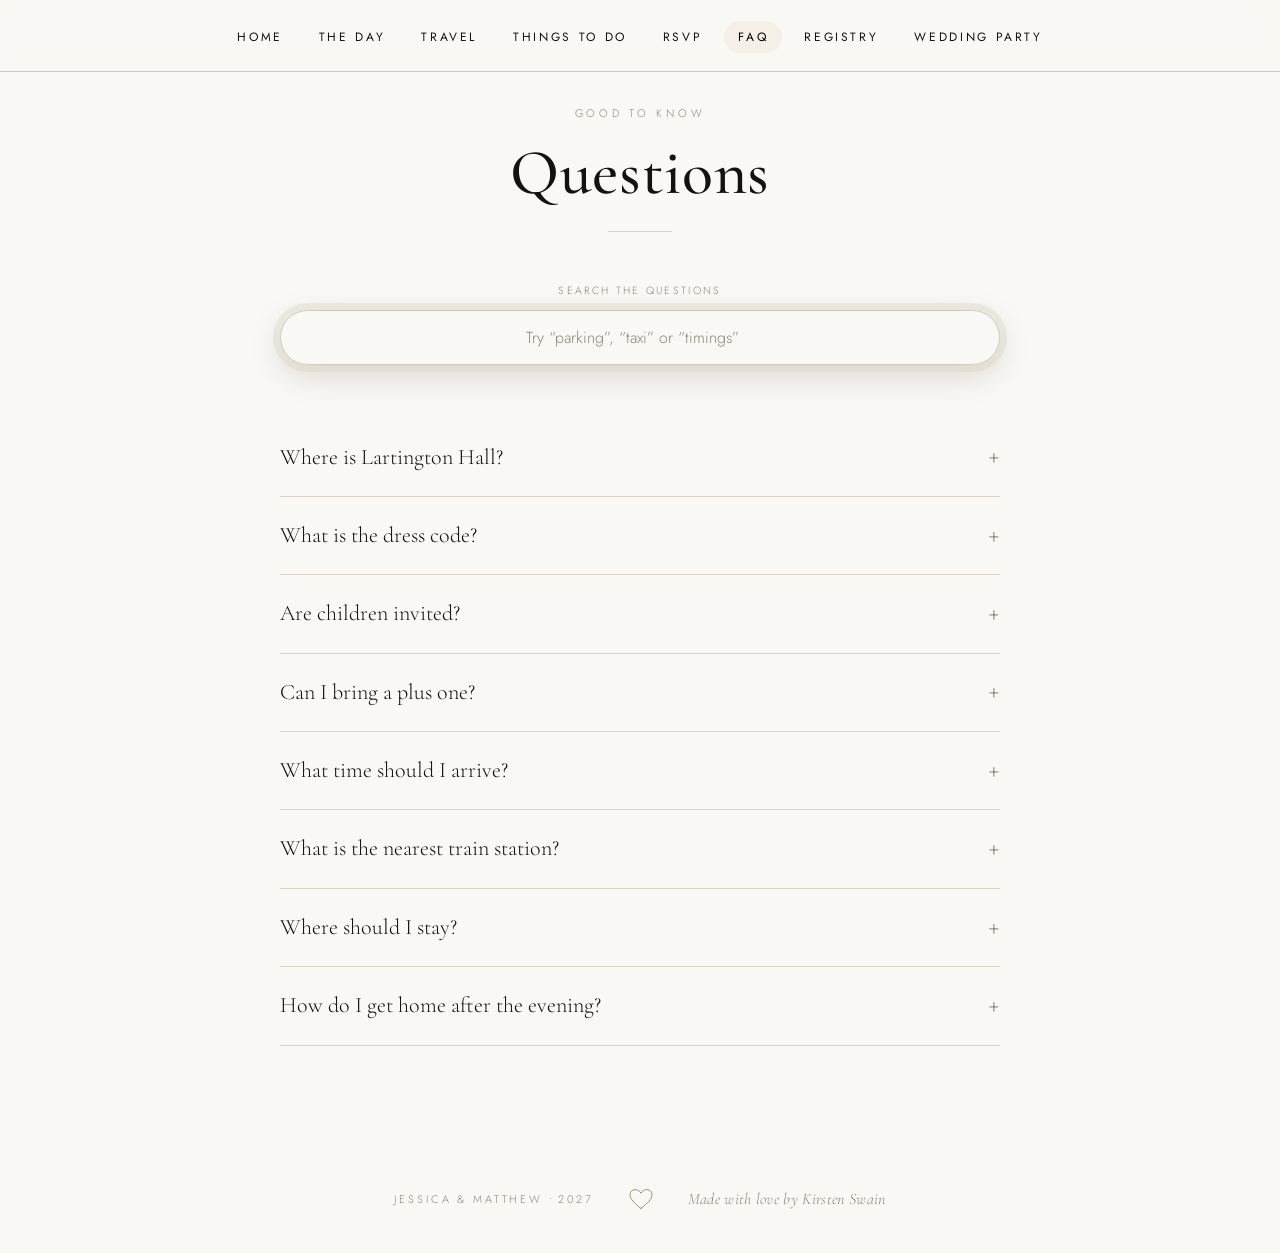
<file: faq.html>
<!DOCTYPE html>
<html lang="en">
<head>
<meta charset="UTF-8" />
<meta name="viewport" content="width=device-width, initial-scale=1.0" />
<title>FAQ &middot; Jessica &amp; Matthew</title>
<!-- Not listed by search engines for now (still reachable by anyone who has the link). Remove this line (on every page) when you want Google to find the site. -->
<meta name="robots" content="noindex, nofollow" />
<link rel="preconnect" href="https://fonts.googleapis.com" />
<link rel="preconnect" href="https://fonts.gstatic.com" crossorigin />
<link href="https://fonts.googleapis.com/css2?family=Cormorant+Garamond:ital,wght@0,400;0,500;0,600;1,400&family=Jost:wght@300;400;500;600;700&family=Pinyon+Script&family=Playfair+Display:ital,wght@0,500;0,600;1,500&family=Bodoni+Moda:ital,wght@0,500;0,600;1,500&family=Cinzel:wght@500;600&family=Marcellus&family=Prata&display=swap" rel="stylesheet" />
<link rel="stylesheet" href="style.css?v=91" />
</head>
<body>

  <header id="site-header">
    <nav>
      <ul>
        <li><a href="index.html">Home</a></li>
        <li><a href="the-day.html">The Day</a></li>
        <li><a href="travel.html">Travel</a></li>
        <li><a href="things-to-do.html">Things to Do</a></li>
        <li><a href="rsvp.html">RSVP</a></li>
        <li><a href="faq.html" class="active" aria-current="page">FAQ</a></li>
        <li><a href="registry.html">Registry</a></li>
        <li><a href="wedding-party.html">Wedding Party</a></li>
      </ul>
    </nav>
  </header>

  <main class="sub">

  <!-- ============================ FAQ ============================ -->
  <section class="sec" id="faq">
    <div class="sec-head">
      <p class="sec-kicker">Good to Know</p>
      <h2 class="sec-title">Questions</h2>
      <hr class="divider" aria-hidden="true" />
    </div>
    <div class="faq-search">
      <label for="faq-q" class="faq-search-label">Search the questions</label>
      <input id="faq-q" type="search" placeholder="Try &ldquo;parking&rdquo;, &ldquo;taxi&rdquo; or &ldquo;timings&rdquo;" autocomplete="off" spellcheck="false" />
      <p class="faq-status" id="faq-status" role="status" aria-live="polite"></p>
    </div>
    <div class="faq-list">
      <details data-k="venue address location directions find postcode satnav map hall lartington county durham"><summary>Where is Lartington Hall?</summary><p>Lartington Hall, Lartington Lane, Barnard Castle, County Durham, DL12 9BW. It sits just outside the market town of Barnard Castle. You will find a map on the <a class="inline-link" href="travel.html">Travel page</a>.</p></details>
      <details data-k="attire outfit wear wearing black tie formal clothes suit gown"><summary>What is the dress code?</summary><p>Black tie. We&rsquo;d love to see you dressed to the nines.</p></details>
      <details data-k="kids child babies baby family"><summary>Are children invited?</summary><p>Your invitation will show exactly who is included.</p></details>
      <details data-k="partner date extra guest additional invite invited"><summary>Can I bring a plus one?</summary><p>Your invitation will show the number of seats reserved in your name.</p></details>
      <details data-k="start timing early late come"><summary>What time should I arrive?</summary><p>Guests are welcome from 11:45 am for a &lsquo;getting comfy&rsquo; half hour. Please be seated by 12:15 pm, as the ceremony begins at 12:30 pm. Evening guests are welcome from 6:30 pm.</p></details>
      <details data-k="train station railway rail darlington public transport taxi taxis cab getting here"><summary>What is the nearest train station?</summary><p>Barnard Castle does not have a railway station. The nearest mainline station is Darlington, so you will need a taxi or a car from there to reach the Hall. Taxis are best pre-booked: you will find a local firm, Hodgsons Taxis, at the bottom of the <a class="inline-link" href="things-to-do.html">Things to Do page</a>.</p></details>
      <details data-k="stay hotel hotels inn inns b&b bnb accommodation room rooms sleep overnight night book"><summary>Where should I stay?</summary><p>Barnard Castle is the nearest town, and has inns and B&amp;Bs close by. The Old Well Inn in town and the Rose &amp; Crown in Romaldkirk both offer rooms.</p></details>
      <details data-k="taxi taxis cab cabs night late home return midnight leave transport getting home evening"><summary>How do I get home after the evening?</summary><p>The bar closes and the music finishes at midnight. Taxis are best pre-booked, so please arrange your return journey in advance. Hodgsons Taxis in Barnard Castle take bookings on <a class="inline-link" href="tel:01833630730">01833 630730</a>, and you will find their details at the bottom of the <a class="inline-link" href="things-to-do.html">Things to Do page</a>.</p></details>
    </div>
    <div class="faq-more" id="faq-more" hidden>
      <h3 class="faq-more-title">Also on the site</h3>
      <ul class="faq-more-list" id="faq-more-list"></ul>
    </div>
    <p class="faq-empty" id="faq-empty" hidden>Nothing matched that. Try another word, or ask Jessica or Matthew directly.</p>
  </section>

  </main>

  <footer>
    <span class="foot-names">Jessica &amp; Matthew<span class="foot-dot">&bull;</span>2027</span>
    <span class="made-by">Made with love by Kirsten Swain</span>
  </footer>

  <script type="application/json" id="site-index">
[
 {
  "t": "Venue address and directions",
  "h": "travel.html",
  "s": "Lartington Hall, Lartington Lane, Barnard Castle, County Durham, DL12 9BW.",
  "k": "venue address location where directions satnav sat nav postcode map find lartington hall"
 },
 {
  "t": "Getting there by train",
  "h": "travel.html",
  "s": "Barnard Castle has no station; the nearest mainline station is Darlington.",
  "k": "train station railway darlington public transport bus"
 },
 {
  "t": "Where to stay",
  "h": "travel.html",
  "s": "Inns and B&Bs in and around Barnard Castle.",
  "k": "stay hotel hotels accommodation b&b bnb room rooms sleep overnight night"
 },
 {
  "t": "Taxis",
  "h": "things-to-do.html",
  "s": "Taxis are best pre-booked. Hodgsons Taxis in Barnard Castle: 01833 630730.",
  "k": "taxi taxis cab cabs lift transport getting around hodgsons"
 },
 {
  "t": "Things to do nearby",
  "h": "things-to-do.html",
  "s": "Places to visit, walk, eat and drink close to the Hall.",
  "k": "things to do nearby visit sightseeing walks walk pub pubs cafe cafes restaurant restaurants eat food drink local castle museum"
 },
 {
  "t": "The order of the day",
  "h": "the-day.html",
  "s": "Full timings from guests arriving at 11:45 am to farewell at midnight.",
  "k": "timings times schedule timetable order running itinerary programme program day arrive arrival start"
 },
 {
  "t": "The ceremony",
  "h": "the-day.html",
  "s": "Guests are seated by 12:15 pm; the ceremony begins at 12:30 pm.",
  "k": "ceremony 12:30 seated registrar vows start"
 },
 {
  "t": "Drinks reception and canapés",
  "h": "the-day.html",
  "s": "Drinks, photographs and canapés from 1:00 pm.",
  "k": "drinks reception canapes canapes photographs photos 1:00 1:15"
 },
 {
  "t": "Speeches and wedding breakfast",
  "h": "the-day.html",
  "s": "Speeches and toast at 3:00 pm, with the wedding breakfast served at 3:30 pm.",
  "k": "speeches speech toast wedding breakfast meal dinner lunch food 3:00 3:30"
 },
 {
  "t": "Evening guests",
  "h": "the-day.html",
  "s": "Evening guests arrive from 6:30 pm. First dance at 7:00 pm and evening food at 8:30 pm.",
  "k": "evening guests arrive first dance food 6:30 7:00 8:30 buffet"
 },
 {
  "t": "Finishing time",
  "h": "the-day.html",
  "s": "The bar closes and the music finishes at midnight.",
  "k": "finish end late bar midnight farewell leave depart"
 },
 {
  "t": "RSVP deadline",
  "h": "rsvp.html",
  "s": "Please reply by 15 January 2027. Each guest replies individually.",
  "k": "rsvp reply respond deadline date accept decline attend attending coming confirm"
 },
 {
  "t": "Meal choice and dietary needs",
  "h": "rsvp.html",
  "s": "Let us know your meal choice and any dietary requirements on the RSVP form.",
  "k": "meal menu dietary diet allergy allergies vegetarian vegan gluten food requirements choice"
 },
 {
  "t": "Song requests",
  "h": "rsvp.html",
  "s": "Add a song request when you RSVP.",
  "k": "song songs music request dj playlist dance"
 },
 {
  "t": "Gifts and registry",
  "h": "registry.html",
  "s": "Your presence is the greatest gift; a contribution towards the honeymoon would be warmly appreciated.",
  "k": "gift gifts present presents registry honeymoon fund money list"
 },
 {
  "t": "The wedding party",
  "h": "wedding-party.html",
  "s": "Meet the bridesmaids, groomsmen and parents.",
  "k": "wedding party bridesmaids bridesmaid groomsmen best man maid of honour honor parents family who"
 },
 {
  "t": "Our story and the date",
  "h": "index.html",
  "s": "4 August 2027 at Lartington Hall, Barnard Castle.",
  "k": "date when countdown story engaged proposal wedding 2027 august"
 }
]
  </script>
  <script src="site.js?v=15"></script>
</body>
</html>
</file>
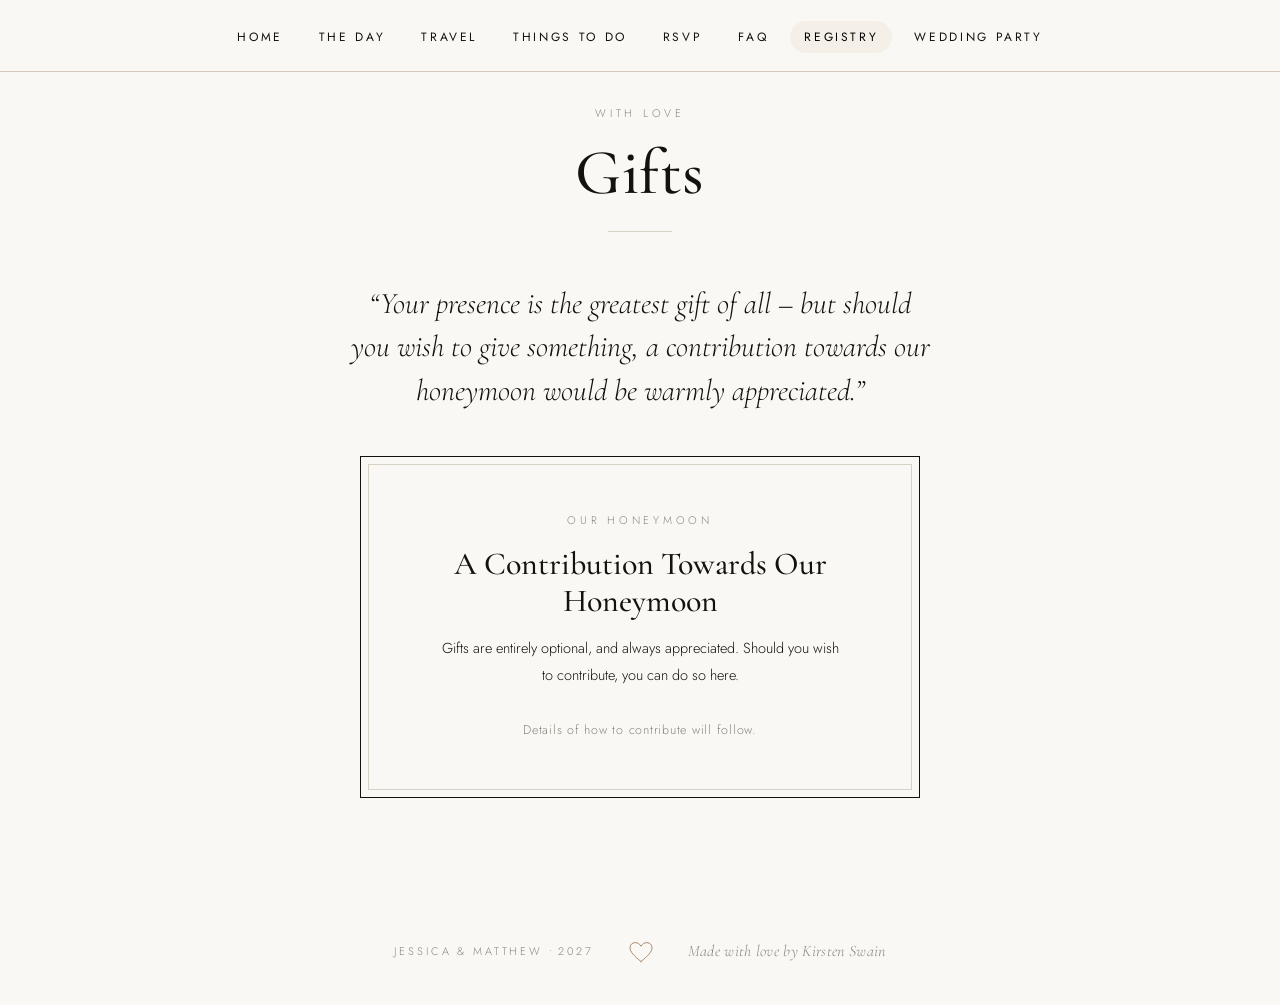
<file: registry.html>
<!DOCTYPE html>
<html lang="en">
<head>
<meta charset="UTF-8" />
<meta name="viewport" content="width=device-width, initial-scale=1.0" />
<title>Gifts &middot; Jessica &amp; Matthew</title>
<!-- Not listed by search engines for now (still reachable by anyone who has the link). Remove this line (on every page) when you want Google to find the site. -->
<meta name="robots" content="noindex, nofollow" />
<link rel="preconnect" href="https://fonts.googleapis.com" />
<link rel="preconnect" href="https://fonts.gstatic.com" crossorigin />
<link href="https://fonts.googleapis.com/css2?family=Cormorant+Garamond:ital,wght@0,400;0,500;0,600;1,400&family=Jost:wght@300;400;500;600;700&family=Pinyon+Script&family=Playfair+Display:ital,wght@0,500;0,600;1,500&family=Bodoni+Moda:ital,wght@0,500;0,600;1,500&family=Cinzel:wght@500;600&family=Marcellus&family=Prata&display=swap" rel="stylesheet" />
<link rel="stylesheet" href="style.css?v=91" />
</head>
<body>

  <header id="site-header">
    <nav>
      <ul>
        <li><a href="index.html">Home</a></li>
        <li><a href="the-day.html">The Day</a></li>
        <li><a href="travel.html">Travel</a></li>
        <li><a href="things-to-do.html">Things to Do</a></li>
        <li><a href="rsvp.html">RSVP</a></li>
        <li><a href="faq.html">FAQ</a></li>
        <li><a href="registry.html" class="active" aria-current="page">Registry</a></li>
        <li><a href="wedding-party.html">Wedding Party</a></li>
      </ul>
    </nav>
  </header>

  <main class="sub">

  <!-- ============================ REGISTRY / GIFTS ============================ -->
  <section class="sec" id="registry">
    <div class="sec-head">
      <p class="sec-kicker">With Love</p>
      <h2 class="sec-title">Gifts</h2>
      <hr class="divider" aria-hidden="true" />
    </div>
    <div class="registry-msg">
      <p class="quote">&ldquo;Your presence is the greatest gift of all &ndash; but should you wish to give something, a contribution towards our honeymoon would be warmly appreciated.&rdquo;</p>
    </div>
    <!-- GIFT LINKS: to switch the button on, paste the payment link(s) between the quotes below, e.g.
         data-paypal="https://paypal.me/yourname"   data-monzo="https://monzo.me/yourname"
         Leave both empty and the card shows "Details of how to contribute will follow." (no button). -->
    <div class="gift-card" id="gift-card" data-paypal="" data-monzo="">
      <p class="gift-kicker">Our Honeymoon</p>
      <h3 class="gift-title">A Contribution Towards Our Honeymoon</h3>
      <p class="gift-text">Gifts are entirely optional, and always appreciated. Should you wish to contribute, you can do so here.</p>
      <div class="gift-actions" id="gift-actions" hidden>
        <a class="gift-btn" id="gift-paypal" href="#" target="_blank" rel="noopener" hidden>Give with PayPal &rarr;</a>
        <a class="gift-btn" id="gift-monzo" href="#" target="_blank" rel="noopener" hidden>Give with Monzo &rarr;</a>
      </div>
      <p class="gift-soon" id="gift-soon">Details of how to contribute will follow.</p>
    </div>
  </section>

  </main>

  <footer>
    <span class="foot-names">Jessica &amp; Matthew<span class="foot-dot">&bull;</span>2027</span>
    <span class="made-by">Made with love by Kirsten Swain</span>
  </footer>

  <script src="site.js?v=15"></script>
</body>
</html>
</file>
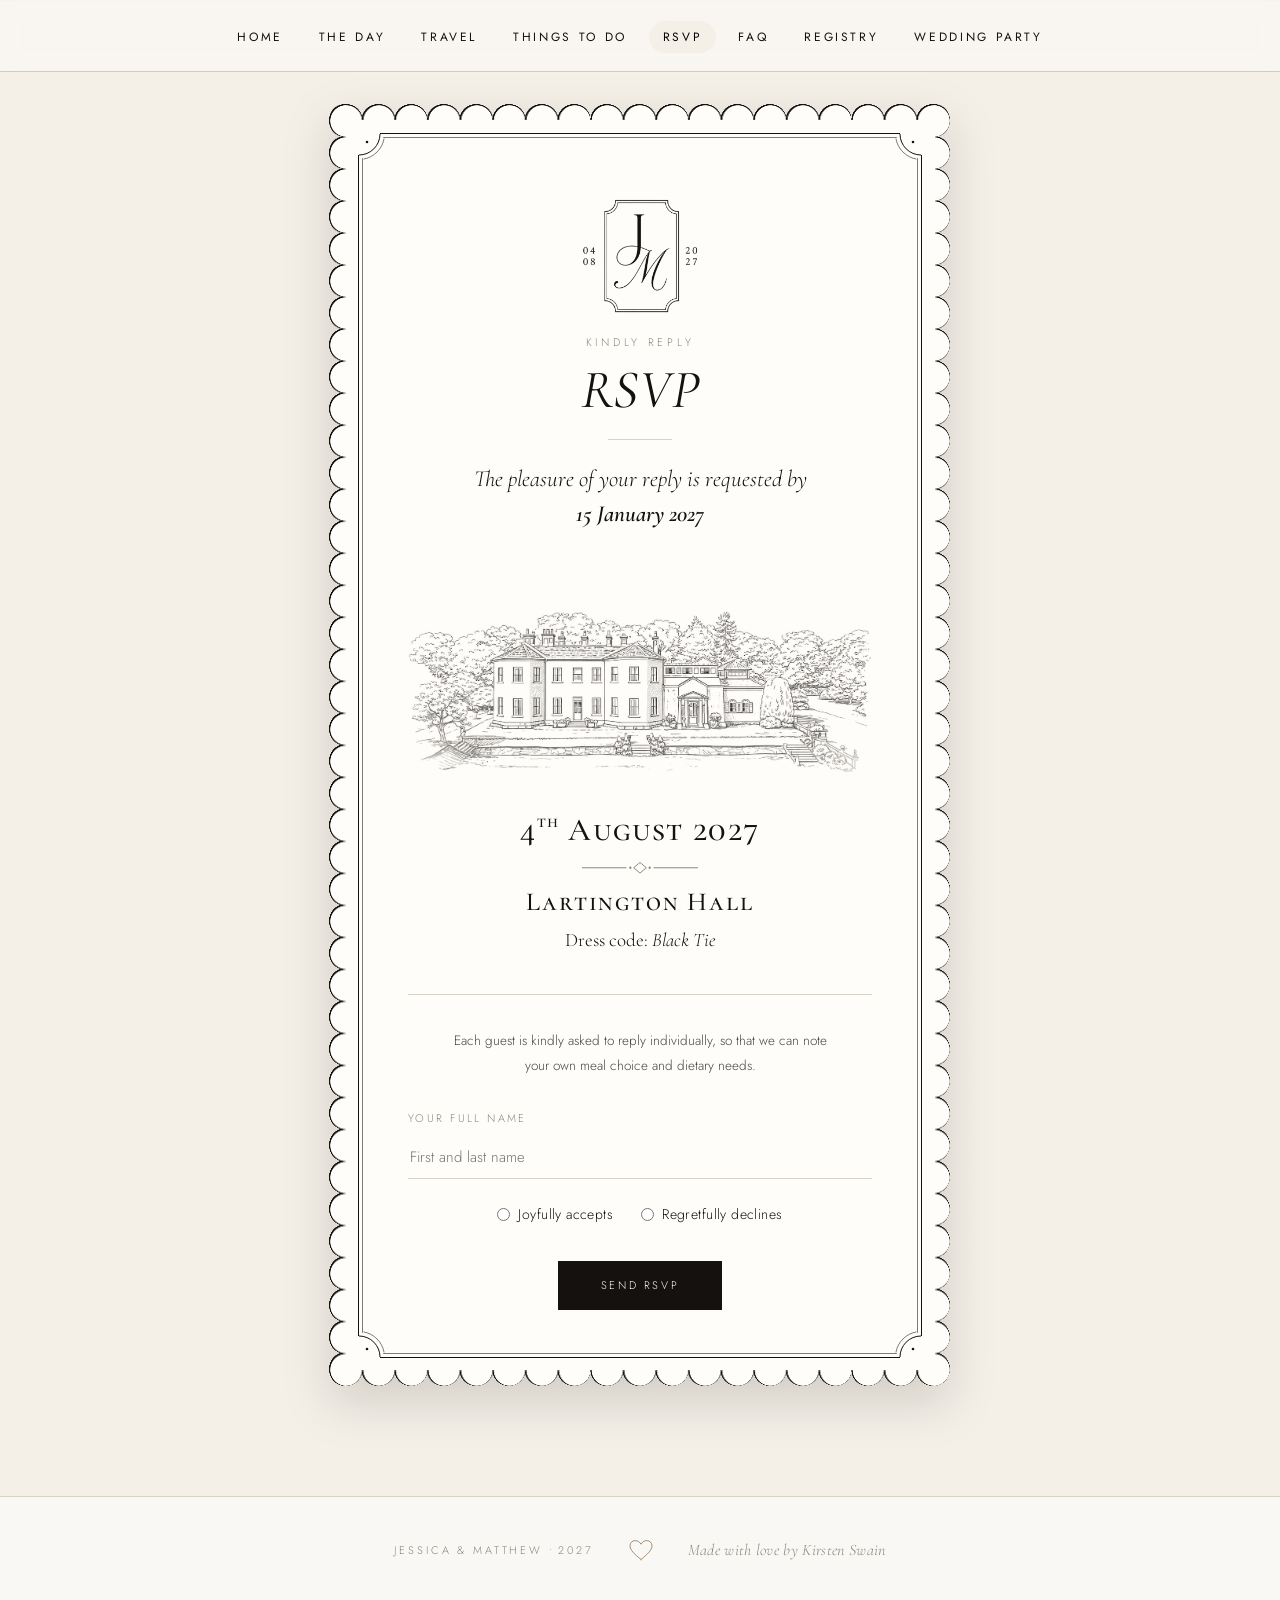
<file: rsvp.html>
<!DOCTYPE html>
<html lang="en">
<head>
<meta charset="UTF-8" />
<meta name="viewport" content="width=device-width, initial-scale=1.0" />
<title>RSVP &middot; Jessica &amp; Matthew</title>
<!-- Not listed by search engines for now (still reachable by anyone who has the link). Remove this line (on every page) when you want Google to find the site. -->
<meta name="robots" content="noindex, nofollow" />
<link rel="preconnect" href="https://fonts.googleapis.com" />
<link rel="preconnect" href="https://fonts.gstatic.com" crossorigin />
<link href="https://fonts.googleapis.com/css2?family=Cormorant+Garamond:ital,wght@0,400;0,500;0,600;1,400&family=Jost:wght@300;400;500;600;700&family=Pinyon+Script&family=Playfair+Display:ital,wght@0,500;0,600;1,500&family=Bodoni+Moda:ital,wght@0,500;0,600;1,500&family=Cinzel:wght@500;600&family=Marcellus&family=Prata&display=swap" rel="stylesheet" />
<link rel="stylesheet" href="style.css?v=91" />
</head>
<body>

  <header id="site-header">
    <nav>
      <ul>
        <li><a href="index.html">Home</a></li>
        <li><a href="the-day.html">The Day</a></li>
        <li><a href="travel.html">Travel</a></li>
        <li><a href="things-to-do.html">Things to Do</a></li>
        <li><a href="rsvp.html" class="active" aria-current="page">RSVP</a></li>
        <li><a href="faq.html">FAQ</a></li>
        <li><a href="registry.html">Registry</a></li>
        <li><a href="wedding-party.html">Wedding Party</a></li>
      </ul>
    </nav>
  </header>

  <main class="sub">

  <!-- ============================ RSVP ============================ -->
  <!-- NOTE: This form is front-end only. To actually receive replies, connect it to a
       form service (e.g. Formspree, Google Forms) — set the <form> action accordingly. -->
  <!-- RSVP is ONE PERSON PER REPLY: every guest fills this in individually, so their own
       meal choice, dietary needs and song request are recorded against their name.
       Layout is a portrait paper invitation (scalloped edge), loosely echoing the printed invite:
       monogram + RSVP heading, italic wording, Lartington Hall sketch, date/venue, then the form.
       NOTE: front-end only for now. To actually receive replies, connect it to a form
       service (e.g. Formspree, Google Forms) — see the TODO in the submit handler below. -->
  <section class="rsvp-backdrop" id="rsvp">
    <div class="invite-card">
      <!-- the curved corner strokes of the notched frame (the straight lines are CSS borders, cut away at
           each corner by masks). Drawn once for the top-left and mirrored for the other corners by CSS. -->
      <div class="frame-orn" aria-hidden="true">
        <span class="bc bc-tl">
          <svg viewBox="0 0 40 40" fill="none" stroke="currentColor">
            <path d="M22 1A21 21 0 0 1 1 22" stroke-width="1"/>
            <path d="M26.1 5.5A25.5 25.5 0 0 1 5.5 26.1" stroke-width="1" stroke-opacity=".55"/>
            <circle cx="9" cy="9" r="1.3" fill="currentColor" stroke="none"/>
          </svg>
        </span>
        <span class="bc bc-tr">
          <svg viewBox="0 0 40 40" fill="none" stroke="currentColor">
            <path d="M22 1A21 21 0 0 1 1 22" stroke-width="1"/>
            <path d="M26.1 5.5A25.5 25.5 0 0 1 5.5 26.1" stroke-width="1" stroke-opacity=".55"/>
            <circle cx="9" cy="9" r="1.3" fill="currentColor" stroke="none"/>
          </svg>
        </span>
        <span class="bc bc-bl">
          <svg viewBox="0 0 40 40" fill="none" stroke="currentColor">
            <path d="M22 1A21 21 0 0 1 1 22" stroke-width="1"/>
            <path d="M26.1 5.5A25.5 25.5 0 0 1 5.5 26.1" stroke-width="1" stroke-opacity=".55"/>
            <circle cx="9" cy="9" r="1.3" fill="currentColor" stroke="none"/>
          </svg>
        </span>
        <span class="bc bc-br">
          <svg viewBox="0 0 40 40" fill="none" stroke="currentColor">
            <path d="M22 1A21 21 0 0 1 1 22" stroke-width="1"/>
            <path d="M26.1 5.5A25.5 25.5 0 0 1 5.5 26.1" stroke-width="1" stroke-opacity=".55"/>
            <circle cx="9" cy="9" r="1.3" fill="currentColor" stroke="none"/>
          </svg>
        </span>
      </div>

      <div class="card-body">

        <!-- heading + wording -->
        <div class="card-top">
          <!-- same logo as the home page; kept in sync by the logo switcher via data-logo-sync -->
          <img class="card-logo" data-logo-sync src="Photos/Origional logo design.png" alt="Jessica &amp; Matthew monogram" />
          <p class="sec-kicker">Kindly Reply</p>
          <h2 class="sec-title"><em>RSVP</em></h2>
          <hr class="divider" aria-hidden="true" />
          <p class="card-reply-line">The pleasure of your reply is requested by <strong>15 January 2027</strong></p>
        </div>

        <!-- pen sketch of the venue, as on the printed invitation -->
        <figure class="card-illustration">
          <img src="lartington hall sketch.png" alt="Pen sketch of Lartington Hall" />
        </figure>

        <!-- the details -->
        <div class="card-details">
          <p class="card-date">4<sup>th</sup> August 2027</p>
          <svg class="card-ornament" viewBox="0 0 120 14" fill="none" stroke="currentColor" stroke-width="1" aria-hidden="true">
            <path d="M0 7h46M74 7h46"/>
            <path d="M60 1.5 66.5 7 60 12.5 53.5 7Z"/>
            <circle cx="50" cy="7" r="1.2" fill="currentColor" stroke="none"/>
            <circle cx="70" cy="7" r="1.2" fill="currentColor" stroke="none"/>
          </svg>
          <p class="card-venue">Lartington Hall</p>
          <p class="card-dress">Dress code: <em>Black Tie</em></p>
        </div>

        <!-- the reply (one person) -->
        <div class="card-form">
          <p class="card-note">Each guest is kindly asked to reply individually, so that we can note your own meal choice and dietary needs.</p>

          <form class="rsvp-form" id="rsvp-form" novalidate>
            <div class="guest" id="rsvp-guest">
              <div>
                <label for="rsvp-name">Your full name</label>
                <input type="text" id="rsvp-name" name="name" placeholder="First and last name" autocomplete="off" />
              </div>
              <div class="rsvp-choice">
                <label><input type="radio" name="attendance" value="yes" /> Joyfully accepts</label>
                <label><input type="radio" name="attendance" value="no" /> Regretfully declines</label>
              </div>
              <!-- menu, dietary, allergies and song only appear once the guest has chosen "Joyfully accepts" -->
              <div class="guest-extra">
                <div class="menu-group">
                  <label class="menu-heading">Menu choices</label>
                  <div>
                    <label for="rsvp-starter">Starter</label>
                    <select id="rsvp-starter" name="starter" data-course="starter"></select>
                  </div>
                  <div>
                    <label for="rsvp-main">Main</label>
                    <select id="rsvp-main" name="main" data-course="main"></select>
                  </div>
                  <div>
                    <label for="rsvp-dessert">Dessert</label>
                    <select id="rsvp-dessert" name="dessert" data-course="dessert"></select>
                  </div>
                </div>
                <div>
                  <label id="rsvp-diet-label">Dietary requirements</label>
                  <div class="rsvp-checks" role="group" aria-labelledby="rsvp-diet-label">
                    <label><input type="checkbox" name="dietary" value="Vegetarian" /> Vegetarian</label>
                    <label><input type="checkbox" name="dietary" value="Vegan" /> Vegan</label>
                    <label><input type="checkbox" name="dietary" value="Pescatarian" /> Pescatarian</label>
                    <label><input type="checkbox" name="dietary" value="Gluten free" /> Gluten free</label>
                    <label><input type="checkbox" name="dietary" value="Dairy free" /> Dairy free</label>
                  </div>
                </div>
                <div>
                  <label for="rsvp-allergy">Allergies</label>
                  <textarea id="rsvp-allergy" name="allergies" placeholder="Please be specific, e.g. nuts, shellfish, sesame"></textarea>
                </div>
                <div>
                  <label for="rsvp-diet">Anything else we should know?</label>
                  <textarea id="rsvp-diet" name="notes" placeholder="Other dietary needs or notes about your meal"></textarea>
                </div>
                <div>
                  <label for="rsvp-song">Song request</label>
                  <input type="text" id="rsvp-song" name="song" placeholder="A song to get you on the dance floor" />
                </div>
              </div>
            </div>

            <!-- spam trap: real guests never see or fill this in -->
            <div class="hp" aria-hidden="true"><label>Leave this empty<input type="text" id="rsvp-website" name="website" tabindex="-1" autocomplete="off" /></label></div>

            <div class="rsvp-actions">
              <button class="btn" type="submit">Send RSVP</button>
              <p class="form-msg" id="rsvp-msg" role="alert" hidden></p>
            </div>
          </form>

          <div class="rsvp-thanks" id="rsvp-thanks" hidden>
            <h3>Thank you</h3>
            <p id="rsvp-thanks-text"></p>
            <button class="btn btn-ghost" type="button" id="rsvp-another">Reply for another guest</button>
            <!-- REMOVE this note once the form is connected to a real service -->
            <p class="preview-note" id="rsvp-preview-note">Preview only &ndash; replies aren&rsquo;t being saved yet.</p>
          </div>
        </div>

      </div>
    </div>
  </section>

  </main>

  <!-- Logo comparison switcher (design aid — remove once a logo is chosen) -->
  <div class="logo-switcher" id="logo-switcher" aria-label="Compare logo designs">
    <span class="lbl">Logo</span>
    <button type="button" class="active" data-logo="Photos/Origional logo design.png">Cartouche</button>
    <button type="button" data-logo="Photos/Other logo.png">Rectangle</button>
  </div>

  <footer>
    <span class="foot-names">Jessica &amp; Matthew<span class="foot-dot">&bull;</span>2027</span>
    <span class="made-by">Made with love by Kirsten Swain</span>
  </footer>

  <script src="site.js?v=15"></script>
</body>
</html>
</file>
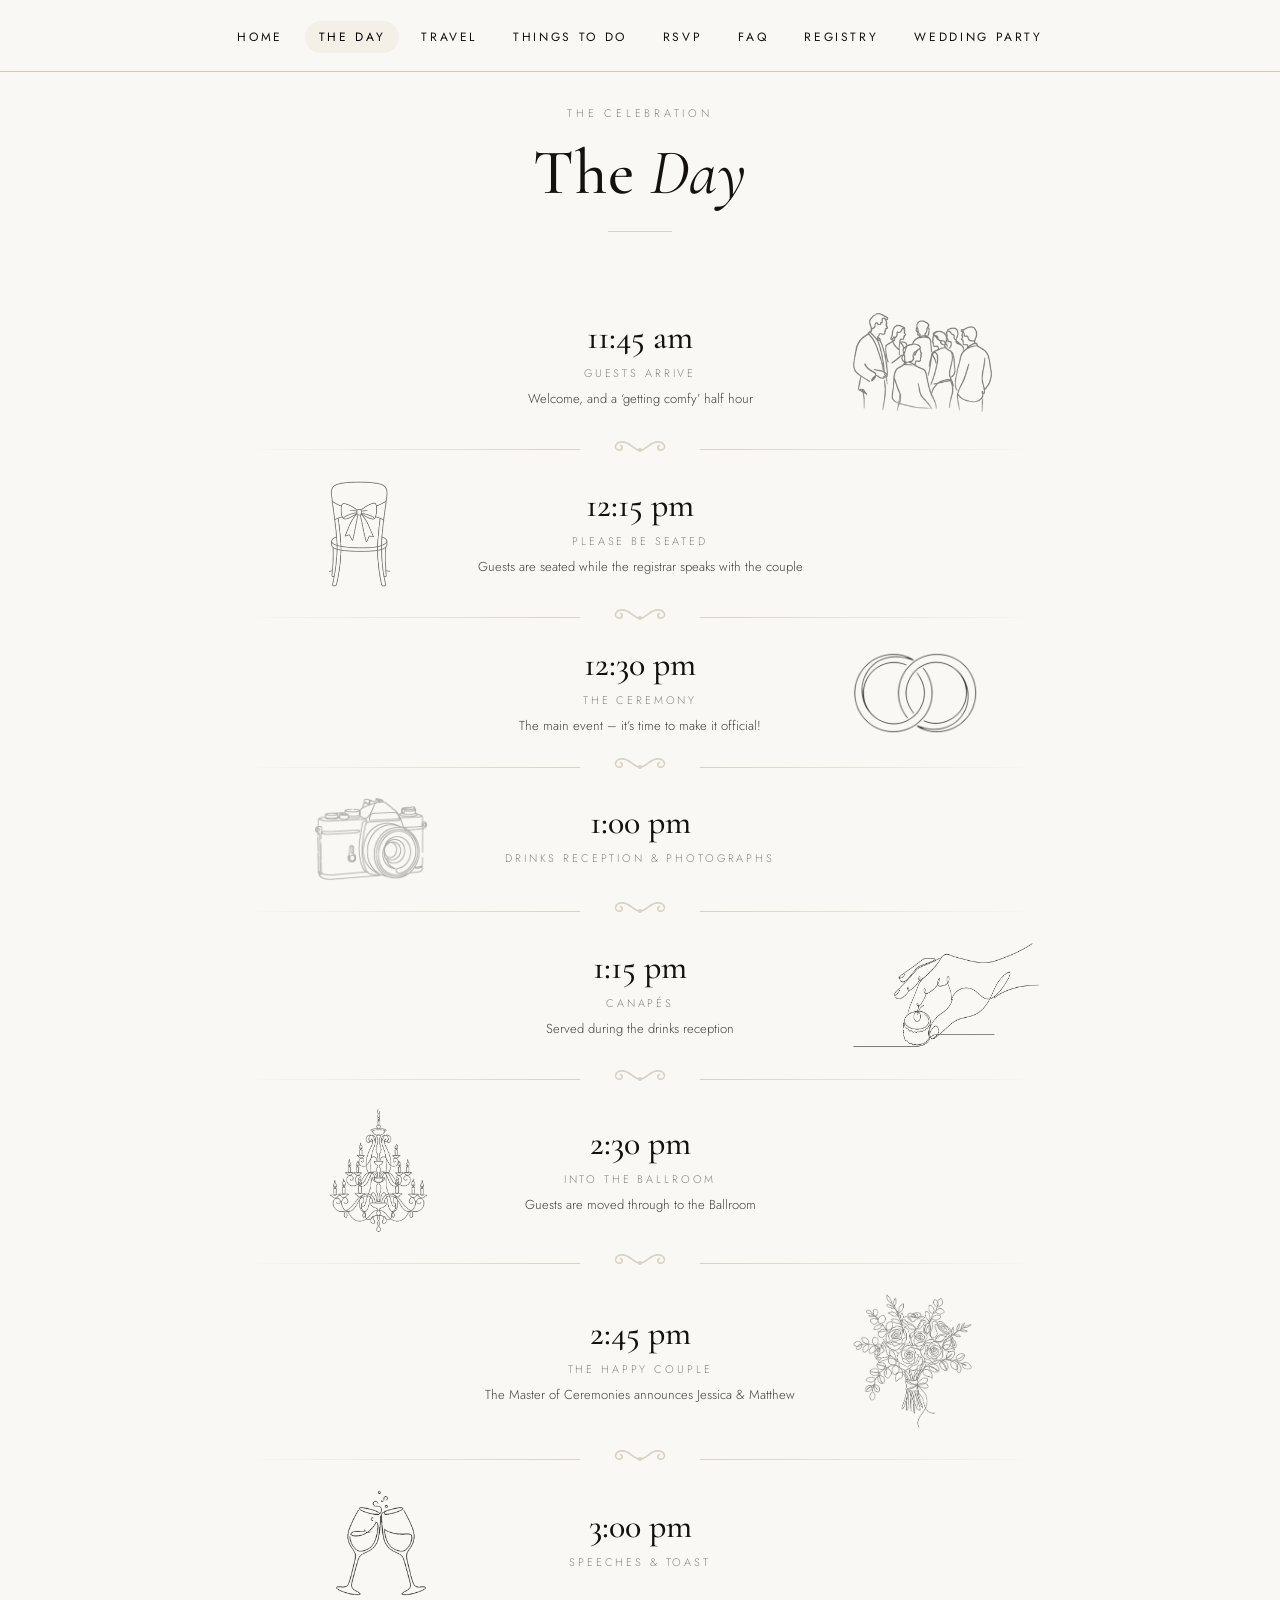
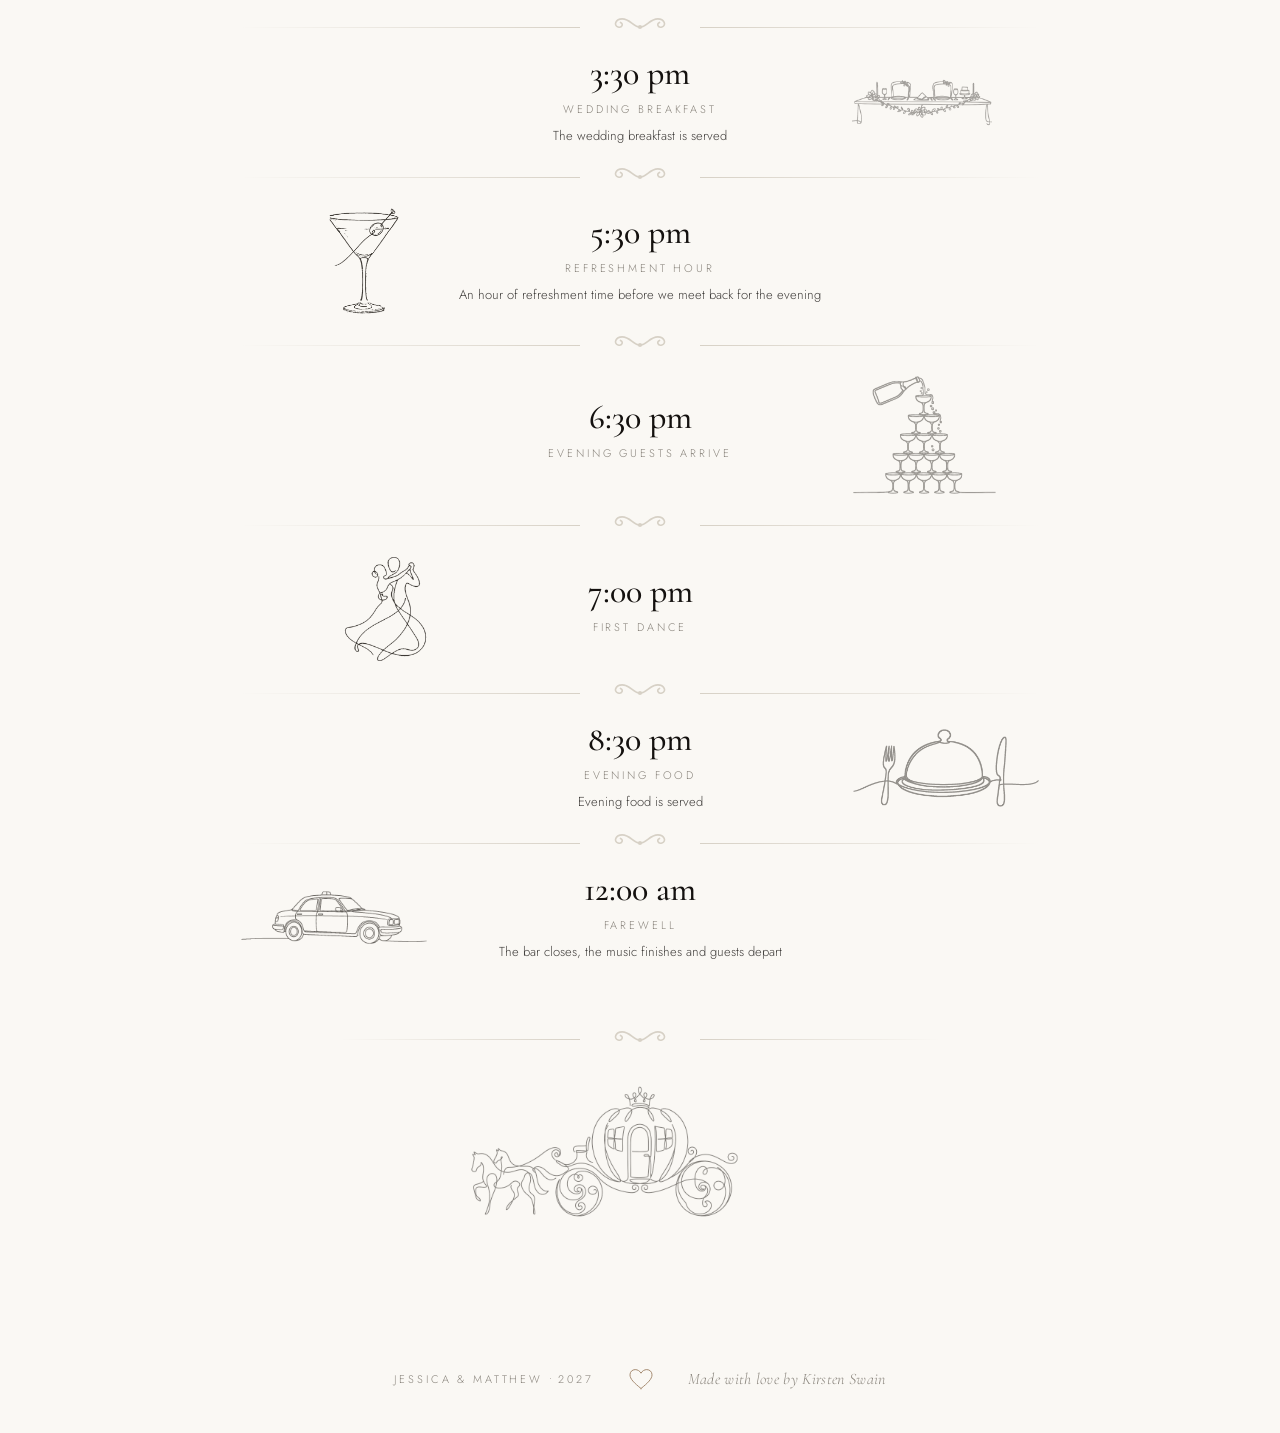
<file: the-day.html>
<!DOCTYPE html>
<html lang="en">
<head>
<meta charset="UTF-8" />
<meta name="viewport" content="width=device-width, initial-scale=1.0" />
<title>The Day &middot; Jessica &amp; Matthew</title>
<!-- Not listed by search engines for now (still reachable by anyone who has the link). Remove this line (on every page) when you want Google to find the site. -->
<meta name="robots" content="noindex, nofollow" />
<link rel="preconnect" href="https://fonts.googleapis.com" />
<link rel="preconnect" href="https://fonts.gstatic.com" crossorigin />
<link href="https://fonts.googleapis.com/css2?family=Cormorant+Garamond:ital,wght@0,400;0,500;0,600;1,400&family=Jost:wght@300;400;500;600;700&family=Pinyon+Script&family=Playfair+Display:ital,wght@0,500;0,600;1,500&family=Bodoni+Moda:ital,wght@0,500;0,600;1,500&family=Cinzel:wght@500;600&family=Marcellus&family=Prata&display=swap" rel="stylesheet" />
<link rel="stylesheet" href="style.css?v=91" />
</head>
<body>

  <header id="site-header">
    <nav>
      <ul>
        <li><a href="index.html">Home</a></li>
        <li><a href="the-day.html" class="active" aria-current="page">The Day</a></li>
        <li><a href="travel.html">Travel</a></li>
        <li><a href="things-to-do.html">Things to Do</a></li>
        <li><a href="rsvp.html">RSVP</a></li>
        <li><a href="faq.html">FAQ</a></li>
        <li><a href="registry.html">Registry</a></li>
        <li><a href="wedding-party.html">Wedding Party</a></li>
      </ul>
    </nav>
  </header>

  <main class="sub">

  <!-- ============================ THE DAY ============================ -->
  <!-- Edit the times/details below to match your schedule. -->
  <section class="sec" id="day">
    <div class="sec-head">
      <p class="sec-kicker">The Celebration</p>
      <h2 class="sec-title">The <em>Day</em></h2>
      <hr class="divider" aria-hidden="true" />
    </div>
    <div class="timeline">
      <div class="tl-item tl-item--art"><div class="tl-text"><div class="tl-time">11:45 am</div><div class="tl-label">Guests Arrive</div><div class="tl-note">Welcome, and a &lsquo;getting comfy&rsquo; half hour</div></div><div class="tl-art tl-art--r"><img src="Photos/itinerary/guests.png?v=22" alt="" loading="lazy"></div></div>
      <div class="tl-item tl-item--art"><div class="tl-art tl-art--l"><img src="Photos/itinerary/seated.png?v=22" alt="" loading="lazy"></div><div class="tl-text"><div class="tl-time">12:15 pm</div><div class="tl-label">Please Be Seated</div><div class="tl-note">Guests are seated while the registrar speaks with the couple</div></div></div>
      <div class="tl-item tl-item--art"><div class="tl-text"><div class="tl-time">12:30 pm</div><div class="tl-label">The Ceremony</div><div class="tl-note">The main event &ndash; it&rsquo;s time to make it official!</div></div><div class="tl-art tl-art--r"><img src="Photos/itinerary/ceremony.png?v=22" alt="" loading="lazy"></div></div>
      <div class="tl-item tl-item--art"><div class="tl-art tl-art--l"><img src="Photos/itinerary/camera.png?v=22" alt="" loading="lazy"></div><div class="tl-text"><div class="tl-time">1:00 pm</div><div class="tl-label">Drinks Reception &amp; Photographs</div><div class="tl-note"></div></div></div>
      <div class="tl-item tl-item--art"><div class="tl-text"><div class="tl-time">1:15 pm</div><div class="tl-label">Canap&eacute;s</div><div class="tl-note">Served during the drinks reception</div></div><div class="tl-art tl-art--r"><img src="Photos/itinerary/canapes.png?v=22" alt="" loading="lazy"></div></div>
      <div class="tl-item tl-item--art"><div class="tl-art tl-art--l"><img src="Photos/itinerary/chandelier.png?v=22" alt="" loading="lazy"></div><div class="tl-text"><div class="tl-time">2:30 pm</div><div class="tl-label">Into the Ballroom</div><div class="tl-note">Guests are moved through to the Ballroom</div></div></div>
      <div class="tl-item tl-item--art"><div class="tl-text"><div class="tl-time">2:45 pm</div><div class="tl-label">The Happy Couple</div><div class="tl-note">The Master of Ceremonies announces Jessica &amp; Matthew</div></div><div class="tl-art tl-art--r"><img src="Photos/itinerary/couple.png?v=22" alt="" loading="lazy"></div></div>
      <div class="tl-item tl-item--art"><div class="tl-art tl-art--l"><img src="Photos/itinerary/toast.png?v=22" alt="" loading="lazy"></div><div class="tl-text"><div class="tl-time">3:00 pm</div><div class="tl-label">Speeches &amp; Toast</div><div class="tl-note"></div></div></div>
      <div class="tl-item tl-item--art"><div class="tl-text"><div class="tl-time">3:30 pm</div><div class="tl-label">Wedding Breakfast</div><div class="tl-note">The wedding breakfast is served</div></div><div class="tl-art tl-art--r"><img src="Photos/itinerary/breakfast.png?v=22" alt="" loading="lazy"></div></div>
      <div class="tl-item tl-item--art"><div class="tl-art tl-art--l"><img src="Photos/itinerary/cocktail.png?v=22" alt="" loading="lazy"></div><div class="tl-text"><div class="tl-time">5:30 pm</div><div class="tl-label">Refreshment Hour</div><div class="tl-note">An hour of refreshment time before we meet back for the evening</div></div></div>
      <div class="tl-item tl-item--art"><div class="tl-text"><div class="tl-time">6:30 pm</div><div class="tl-label">Evening Guests Arrive</div><div class="tl-note"></div></div><div class="tl-art tl-art--r"><img src="Photos/itinerary/tower.png?v=22" alt="" loading="lazy"></div></div>
      <div class="tl-item tl-item--art"><div class="tl-art tl-art--l"><img src="Photos/itinerary/dance.png?v=22" alt="" loading="lazy"></div><div class="tl-text"><div class="tl-time">7:00 pm</div><div class="tl-label">First Dance</div><div class="tl-note"></div></div></div>
      <div class="tl-item tl-item--art"><div class="tl-text"><div class="tl-time">8:30 pm</div><div class="tl-label">Evening Food</div><div class="tl-note">Evening food is served</div></div><div class="tl-art tl-art--r"><img src="Photos/itinerary/dinner.png?v=22" alt="" loading="lazy"></div></div>
      <div class="tl-item tl-item--art"><div class="tl-art tl-art--l"><img src="Photos/itinerary/taxi.png?v=22" alt="" loading="lazy"></div><div class="tl-text"><div class="tl-time">12:00 am</div><div class="tl-label">Farewell</div><div class="tl-note">The bar closes, the music finishes and guests depart</div></div></div>
    </div>
    <div class="day-end" aria-hidden="true"><img src="Photos/itinerary/farewell.png?v=22" alt="" loading="lazy"></div>
  </section>

  </main>

  <footer>
    <span class="foot-names">Jessica &amp; Matthew<span class="foot-dot">&bull;</span>2027</span>
    <span class="made-by">Made with love by Kirsten Swain</span>
  </footer>

  <script src="site.js?v=15"></script>
</body>
</html>
</file>
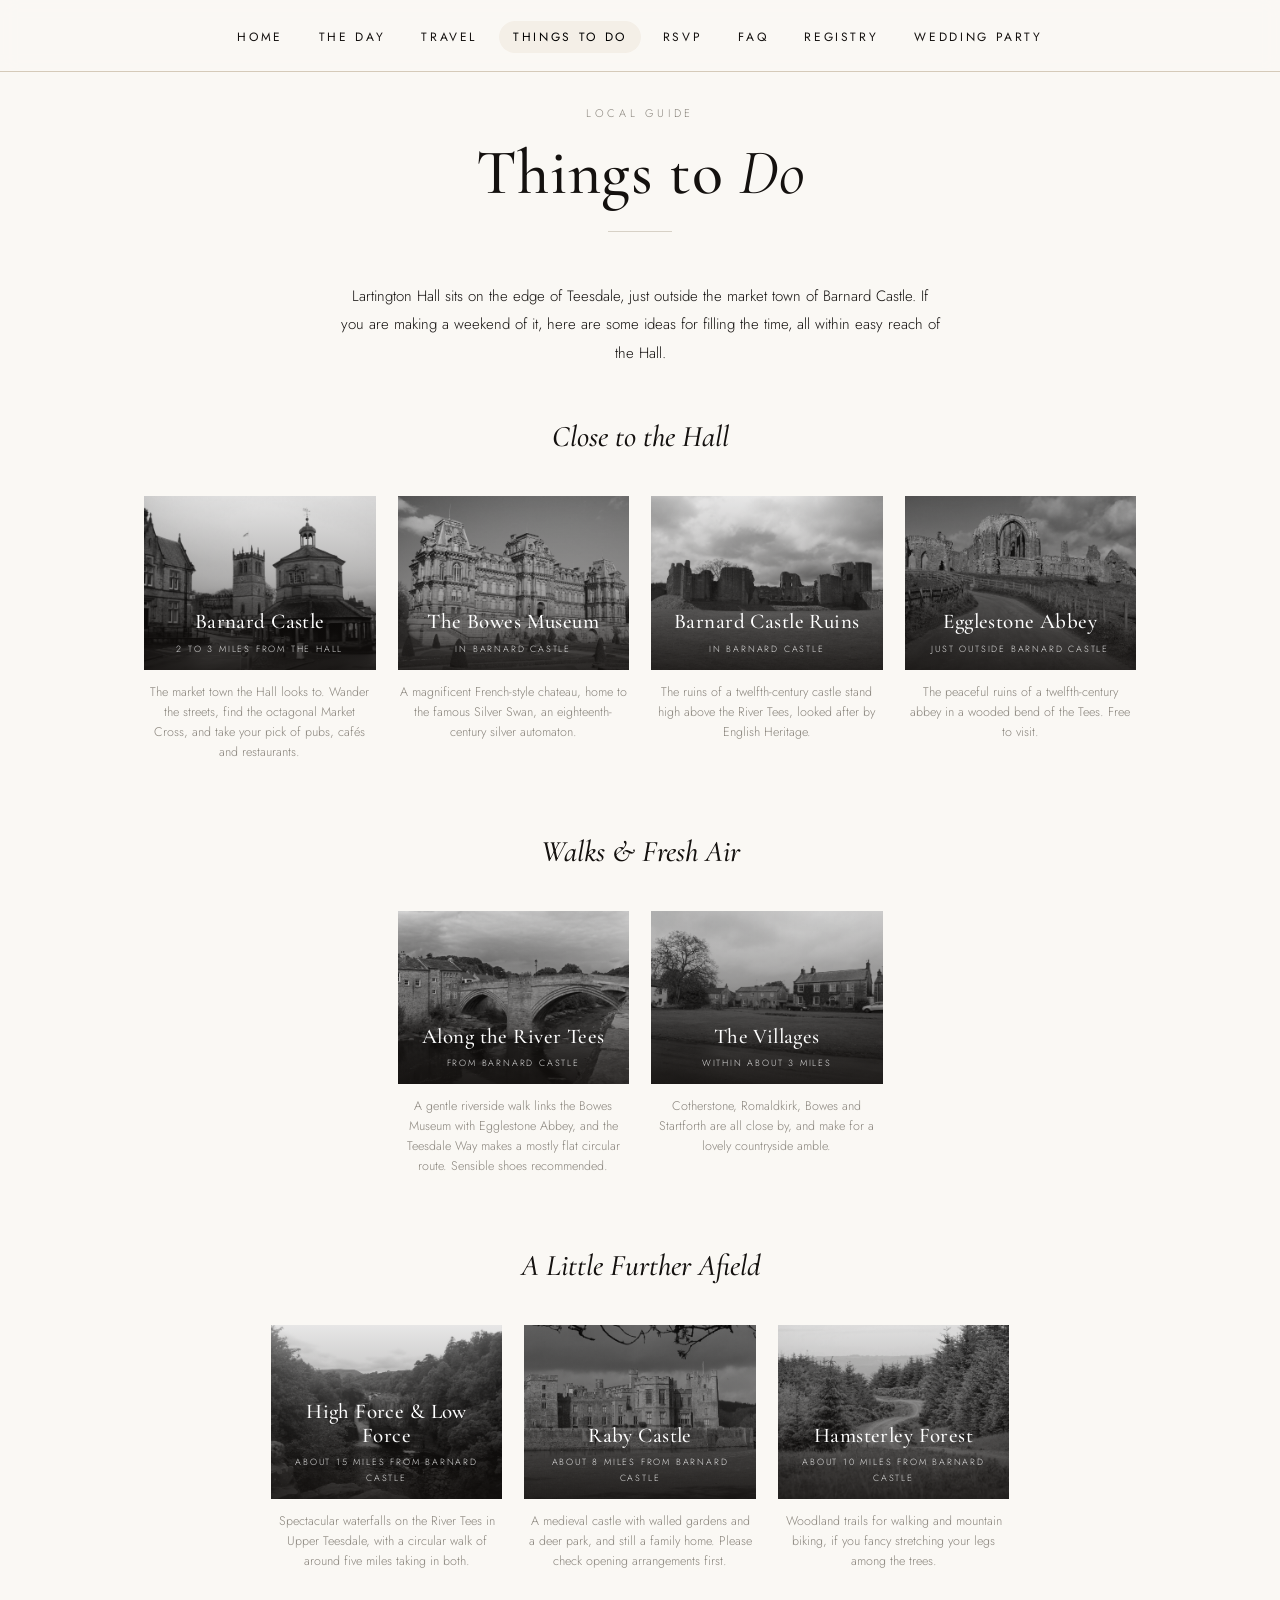
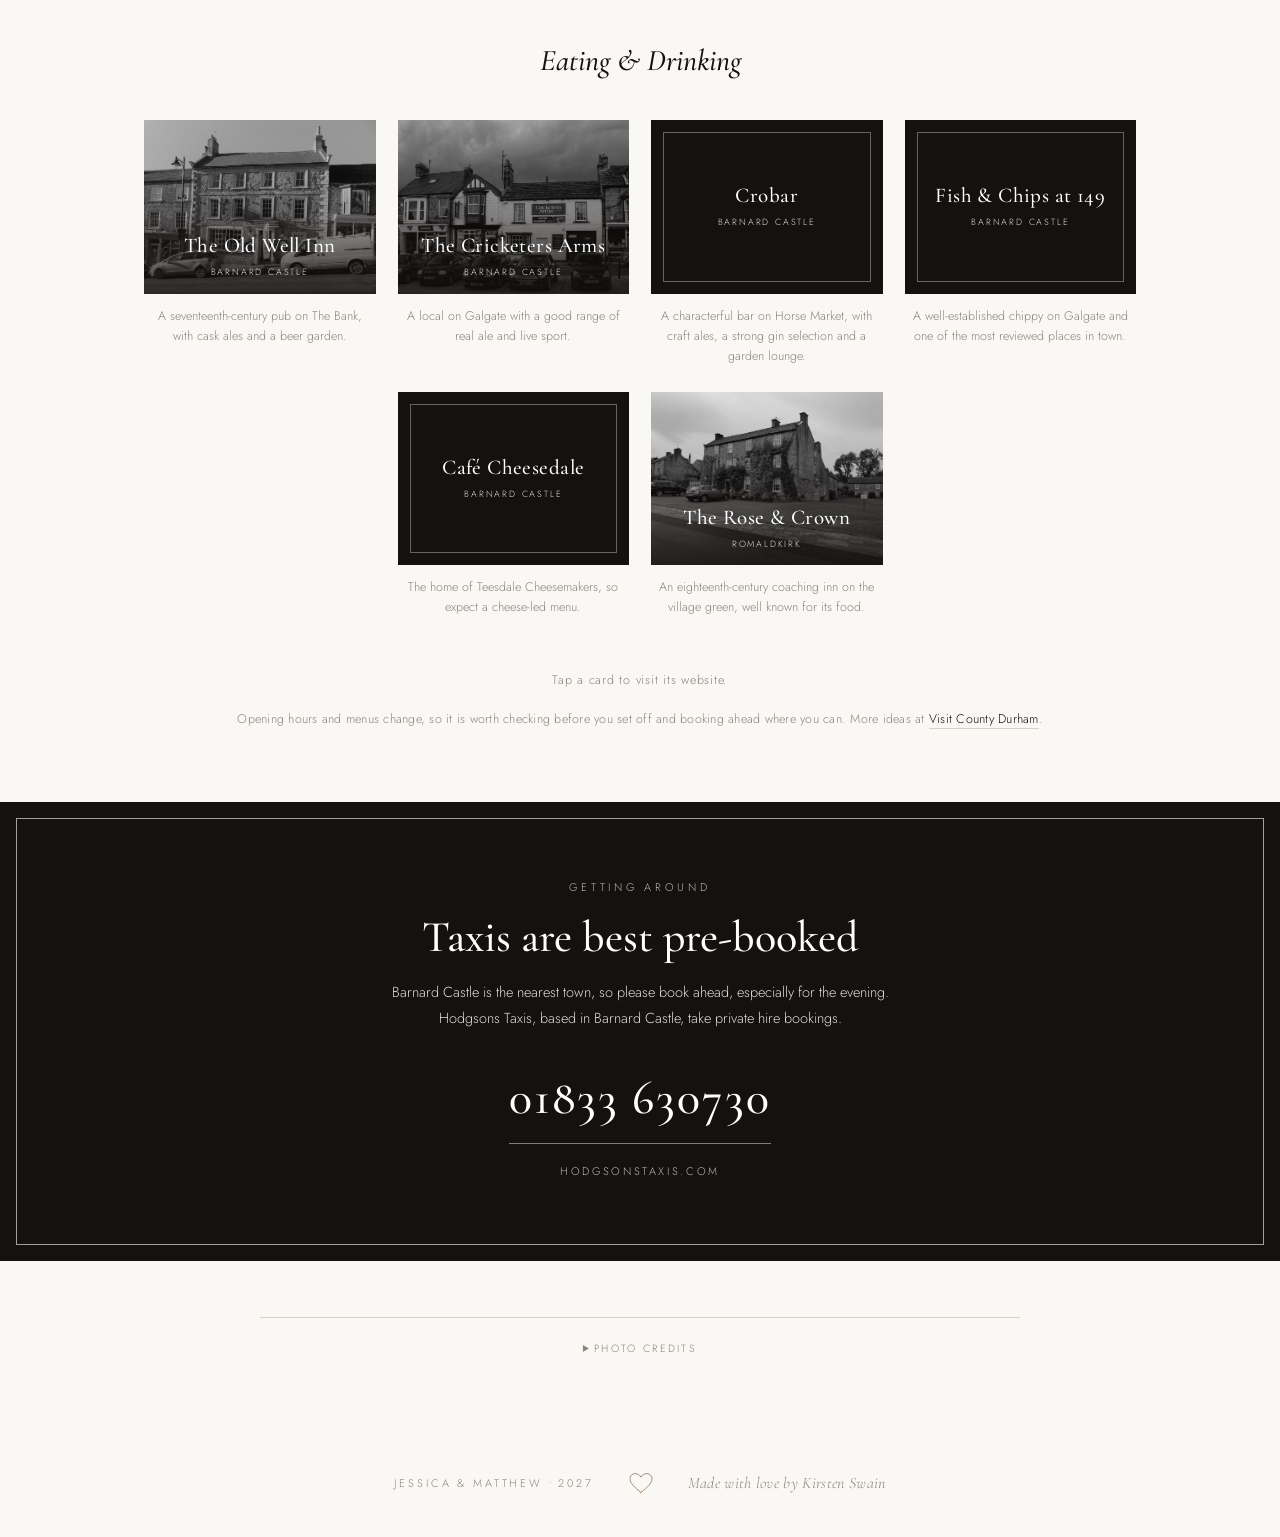
<file: things-to-do.html>
<!DOCTYPE html>
<html lang="en">
<head>
<meta charset="UTF-8" />
<meta name="viewport" content="width=device-width, initial-scale=1.0" />
<title>Things to Do &middot; Jessica &amp; Matthew</title>
<!-- Not listed by search engines for now (still reachable by anyone who has the link). Remove this line (on every page) when you want Google to find the site. -->
<meta name="robots" content="noindex, nofollow" />
<link rel="preconnect" href="https://fonts.googleapis.com" />
<link rel="preconnect" href="https://fonts.gstatic.com" crossorigin />
<link href="https://fonts.googleapis.com/css2?family=Cormorant+Garamond:ital,wght@0,400;0,500;0,600;1,400&family=Jost:wght@300;400;500;600;700&family=Pinyon+Script&family=Playfair+Display:ital,wght@0,500;0,600;1,500&family=Bodoni+Moda:ital,wght@0,500;0,600;1,500&family=Cinzel:wght@500;600&family=Marcellus&family=Prata&display=swap" rel="stylesheet" />
<link rel="stylesheet" href="style.css?v=91" />
</head>
<body>

  <header id="site-header">
    <nav>
      <ul>
        <li><a href="index.html">Home</a></li>
        <li><a href="the-day.html">The Day</a></li>
        <li><a href="travel.html">Travel</a></li>
        <li><a href="things-to-do.html" class="active" aria-current="page">Things to Do</a></li>
        <li><a href="rsvp.html">RSVP</a></li>
        <li><a href="faq.html">FAQ</a></li>
        <li><a href="registry.html">Registry</a></li>
        <li><a href="wedding-party.html">Wedding Party</a></li>
      </ul>
    </nav>
  </header>

  <main class="sub">

  <!-- ============================ THINGS TO DO ============================ -->
  <section class="sec" id="todo">
    <div class="sec-head">
      <p class="sec-kicker">Local Guide</p>
      <h2 class="sec-title">Things to <em>Do</em></h2>
      <hr class="divider" aria-hidden="true" />
    </div>
    <p class="sec-intro">Lartington Hall sits on the edge of Teesdale, just outside the market town of Barnard Castle. If you are making a weekend of it, here are some ideas for filling the time, all within easy reach of the Hall.</p>

    <h3 class="guide-subhead">Close to the Hall</h3>
    <div class="place-grid">
      <a class="place-card" href="https://thewitham.org.uk/" target="_blank" rel="noopener">
        <span class="place-media"><img src="Photos/places/barnard-castle.jpg" alt="" loading="lazy" /><span class="place-title"><strong>Barnard Castle</strong><em>2 to 3 miles from the Hall</em></span></span>
        <p class="place-note">The market town the Hall looks to. Wander the streets, find the octagonal Market Cross, and take your pick of pubs, caf&eacute;s and restaurants.</p>
      </a>
      <a class="place-card" href="https://thebowesmuseum.org.uk/" target="_blank" rel="noopener">
        <span class="place-media"><img src="Photos/places/bowes-museum.jpg" alt="" loading="lazy" /><span class="place-title"><strong>The Bowes Museum</strong><em>In Barnard Castle</em></span></span>
        <p class="place-note">A magnificent French-style chateau, home to the famous Silver Swan, an eighteenth-century silver automaton.</p>
      </a>
      <a class="place-card" href="https://www.english-heritage.org.uk/visit/places/barnard-castle/" target="_blank" rel="noopener">
        <span class="place-media"><img src="Photos/places/barnard-castle-ruins.jpg" alt="" loading="lazy" /><span class="place-title"><strong>Barnard Castle Ruins</strong><em>In Barnard Castle</em></span></span>
        <p class="place-note">The ruins of a twelfth-century castle stand high above the River Tees, looked after by English Heritage.</p>
      </a>
      <a class="place-card" href="https://www.english-heritage.org.uk/visit/places/egglestone-abbey/" target="_blank" rel="noopener">
        <span class="place-media"><img src="Photos/places/egglestone-abbey.jpg" alt="" loading="lazy" /><span class="place-title"><strong>Egglestone Abbey</strong><em>Just outside Barnard Castle</em></span></span>
        <p class="place-note">The peaceful ruins of a twelfth-century abbey in a wooded bend of the Tees. Free to visit.</p>
      </a>
    </div>

    <h3 class="guide-subhead">Walks &amp; Fresh Air</h3>
    <div class="place-grid">
      <a class="place-card" href="https://thewitham.org.uk/?p=41" target="_blank" rel="noopener">
        <span class="place-media"><img src="Photos/places/river-tees.jpg" alt="" loading="lazy" /><span class="place-title"><strong>Along the River Tees</strong><em>From Barnard Castle</em></span></span>
        <p class="place-note">A gentle riverside walk links the Bowes Museum with Egglestone Abbey, and the Teesdale Way makes a mostly flat circular route. Sensible shoes recommended.</p>
      </a>
      <a class="place-card" href="https://thewitham.org.uk/?p=41" target="_blank" rel="noopener">
        <span class="place-media"><img src="Photos/places/villages.jpg" alt="" loading="lazy" /><span class="place-title"><strong>The Villages</strong><em>Within about 3 miles</em></span></span>
        <p class="place-note">Cotherstone, Romaldkirk, Bowes and Startforth are all close by, and make for a lovely countryside amble.</p>
      </a>
    </div>

    <h3 class="guide-subhead">A Little Further Afield</h3>
    <div class="place-grid">
      <a class="place-card" href="https://www.raby.co.uk/high-force" target="_blank" rel="noopener">
        <span class="place-media"><img src="Photos/places/high-force.jpg" alt="" loading="lazy" /><span class="place-title"><strong>High Force &amp; Low Force</strong><em>About 15 miles from Barnard Castle</em></span></span>
        <p class="place-note">Spectacular waterfalls on the River Tees in Upper Teesdale, with a circular walk of around five miles taking in both.</p>
      </a>
      <a class="place-card" href="https://www.thisisdurham.com/things-to-do/raby-castle-park-and-gardens-p22771" target="_blank" rel="noopener">
        <span class="place-media"><img src="Photos/places/raby-castle.jpg" alt="" loading="lazy" /><span class="place-title"><strong>Raby Castle</strong><em>About 8 miles from Barnard Castle</em></span></span>
        <p class="place-note">A medieval castle with walled gardens and a deer park, and still a family home. Please check opening arrangements first.</p>
      </a>
      <a class="place-card" href="https://www.forestryengland.uk/hamsterley-forest" target="_blank" rel="noopener">
        <span class="place-media"><img src="Photos/places/hamsterley-forest.jpg" alt="" loading="lazy" /><span class="place-title"><strong>Hamsterley Forest</strong><em>About 10 miles from Barnard Castle</em></span></span>
        <p class="place-note">Woodland trails for walking and mountain biking, if you fancy stretching your legs among the trees.</p>
      </a>
    </div>

    <h3 class="guide-subhead">Eating &amp; Drinking</h3>
    <div class="place-grid">
      <a class="place-card" href="https://thisisdurham.com/accommodation/the-old-well-inn-p634181" target="_blank" rel="noopener">
        <span class="place-media"><img src="Photos/places/old-well-inn.jpg" alt="" loading="lazy" /><span class="place-title"><strong>The Old Well Inn</strong><em>Barnard Castle</em></span></span>
        <p class="place-note">A seventeenth-century pub on The Bank, with cask ales and a beer garden.</p>
      </a>
      <a class="place-card" href="https://www1.camra.org.uk/pubs/186800" target="_blank" rel="noopener">
        <span class="place-media"><img src="Photos/places/cricketers-arms.jpg" alt="" loading="lazy" /><span class="place-title"><strong>The Cricketers Arms</strong><em>Barnard Castle</em></span></span>
        <p class="place-note">A local on Galgate with a good range of real ale and live sport.</p>
      </a>
      <div class="place-card place-card--static">
        <span class="place-media place-media--plain"><span class="place-title"><strong>Crobar</strong><em>Barnard Castle</em></span></span>
        <p class="place-note">A characterful bar on Horse Market, with craft ales, a strong gin selection and a garden lounge.</p>
      </div>
      <div class="place-card place-card--static">
        <span class="place-media place-media--plain"><span class="place-title"><strong>Fish &amp; Chips at 149</strong><em>Barnard Castle</em></span></span>
        <p class="place-note">A well-established chippy on Galgate and one of the most reviewed places in town.</p>
      </div>
      <a class="place-card" href="https://www.teesdalecheesemakers.co.uk/" target="_blank" rel="noopener">
        <span class="place-media place-media--plain"><span class="place-title"><strong>Caf&eacute; Cheesedale</strong><em>Barnard Castle</em></span></span>
        <p class="place-note">The home of Teesdale Cheesemakers, so expect a cheese-led menu.</p>
      </a>
      <a class="place-card" href="https://www.thisisdurham.com/food-and-drink/the-rose-and-crown-p71121" target="_blank" rel="noopener">
        <span class="place-media"><img src="Photos/places/rose-and-crown.jpg" alt="" loading="lazy" /><span class="place-title"><strong>The Rose &amp; Crown</strong><em>Romaldkirk</em></span></span>
        <p class="place-note">An eighteenth-century coaching inn on the village green, well known for its food.</p>
      </a>
    </div>
    <p class="sec-intro place-hint">Tap a card to visit its website.</p>

    <p class="note-banner note-banner--soft">Opening hours and menus change, so it is worth checking before you set off and booking ahead where you can. More ideas at <a class="inline-link" href="https://www.visitcountydurham.com/" target="_blank" rel="noopener">Visit County Durham</a>.</p>
  </section>

  <!-- ============================ TAXI BANNER ============================ -->
  <section class="taxi-band" aria-labelledby="taxi-title">
    <p class="taxi-kicker">Getting Around</p>
    <h2 class="taxi-title" id="taxi-title">Taxis are best pre-booked</h2>
    <p class="taxi-text">Barnard Castle is the nearest town, so please book ahead, especially for the evening. Hodgsons Taxis, based in Barnard Castle, take private hire bookings.</p>
    <a class="taxi-phone" href="tel:01833630730">01833 630730</a>
    <a class="taxi-link" href="https://hodgsonstaxis.com" target="_blank" rel="noopener">hodgsonstaxis.com</a>
  </section>

  <section class="sec sec--credits">
    <details class="photo-credits">
      <summary>Photo credits</summary>
      <p>Photographs from Wikimedia Commons, shown here in black and white and cropped to fit.</p>
      <ul>
      <li>Barnard Castle: &ldquo;<a href="https://commons.wikimedia.org/wiki/File:Barnard_Castle_Market_Cross_-_panoramio.jpg" target="_blank" rel="noopener">Barnard Castle Market Cross - panoramio</a>&rdquo; by Keith Ruffles, <a href="https://creativecommons.org/licenses/by/3.0" target="_blank" rel="noopener">CC BY 3.0</a></li>
      <li>The Bowes Museum: &ldquo;<a href="https://commons.wikimedia.org/wiki/File:Bowes_Museum.jpg" target="_blank" rel="noopener">Bowes Museum</a>&rdquo; by Alden Chadwick, <a href="https://creativecommons.org/licenses/by/2.0" target="_blank" rel="noopener">CC BY 2.0</a></li>
      <li>Barnard Castle Ruins: &ldquo;<a href="https://commons.wikimedia.org/wiki/File:Barnard_Castle_ruins,_2010.jpg" target="_blank" rel="noopener">Barnard Castle ruins, 2010</a>&rdquo; by Nick Bramhall from Aberdeen, UK, <a href="https://creativecommons.org/licenses/by-sa/2.0" target="_blank" rel="noopener">CC BY-SA 2.0</a></li>
      <li>Egglestone Abbey: &ldquo;<a href="https://commons.wikimedia.org/wiki/File:Egglestone_Abbey_-_geograph.org.uk_-_3120737.jpg" target="_blank" rel="noopener">Egglestone Abbey - geograph.org.uk - 3120737</a>&rdquo; by Peter McDermott, <a href="https://creativecommons.org/licenses/by-sa/2.0" target="_blank" rel="noopener">CC BY-SA 2.0</a></li>
      <li>Along the River Tees: &ldquo;<a href="https://commons.wikimedia.org/wiki/File:County_Bridge_over_the_River_Tees_at_Barnard_Castle_-_geograph.org.uk_-_2490529.jpg" target="_blank" rel="noopener">County Bridge over the River Tees at Barnard Castle - geograph.org.uk - 2490529</a>&rdquo; by Ian Greig, <a href="https://creativecommons.org/licenses/by-sa/2.0" target="_blank" rel="noopener">CC BY-SA 2.0</a></li>
      <li>The Villages: &ldquo;<a href="https://commons.wikimedia.org/wiki/File:Houses_in_Cotherstone_-_geograph.org.uk_-_4700024.jpg" target="_blank" rel="noopener">Houses in Cotherstone - geograph.org.uk - 4700024</a>&rdquo; by Ian S, <a href="https://creativecommons.org/licenses/by-sa/2.0" target="_blank" rel="noopener">CC BY-SA 2.0</a></li>
      <li>High Force &amp; Low Force: &ldquo;<a href="https://commons.wikimedia.org/wiki/File:High_Force_waterfall_on_a_grey_day.jpg" target="_blank" rel="noopener">High Force waterfall on a grey day</a>&rdquo; by RachelEP, <a href="http://creativecommons.org/publicdomain/zero/1.0/deed.en" target="_blank" rel="noopener">CC0</a></li>
      <li>Raby Castle: &ldquo;<a href="https://commons.wikimedia.org/wiki/File:Raby_Castle_-_geograph.org.uk_-_4459776.jpg" target="_blank" rel="noopener">Raby Castle - geograph.org.uk - 4459776</a>&rdquo; by Tony Simms, <a href="https://creativecommons.org/licenses/by-sa/2.0" target="_blank" rel="noopener">CC BY-SA 2.0</a></li>
      <li>Hamsterley Forest: &ldquo;<a href="https://commons.wikimedia.org/wiki/File:Hamsterley_Forest_-_geograph.org.uk_-_1911193.jpg" target="_blank" rel="noopener">Hamsterley Forest - geograph.org.uk - 1911193</a>&rdquo; by Peter McDermott, <a href="https://creativecommons.org/licenses/by-sa/2.0" target="_blank" rel="noopener">CC BY-SA 2.0</a></li>
      <li>The Old Well Inn: &ldquo;<a href="https://commons.wikimedia.org/wiki/File:The_Old_Well,_Barnard_Castle_-_geograph.org.uk_-_7075466.jpg" target="_blank" rel="noopener">The Old Well, Barnard Castle - geograph.org.uk - 7075466</a>&rdquo; by Gordon Hatton, <a href="https://creativecommons.org/licenses/by-sa/2.0" target="_blank" rel="noopener">CC BY-SA 2.0</a></li>
      <li>The Cricketers Arms: &ldquo;<a href="https://commons.wikimedia.org/wiki/File:Cricketers_Arms_-_geograph.org.uk_-_2583294.jpg" target="_blank" rel="noopener">Cricketers Arms - geograph.org.uk - 2583294</a>&rdquo; by Peter McDermott, <a href="https://creativecommons.org/licenses/by-sa/2.0" target="_blank" rel="noopener">CC BY-SA 2.0</a></li>
      <li>The Rose &amp; Crown: &ldquo;<a href="https://commons.wikimedia.org/wiki/File:Rose_%5E_Crown,_Romaldkirk_-_geograph.org.uk_-_4701038.jpg" target="_blank" rel="noopener">Rose ^ Crown, Romaldkirk - geograph.org.uk - 4701038</a>&rdquo; by Ian S, <a href="https://creativecommons.org/licenses/by-sa/2.0" target="_blank" rel="noopener">CC BY-SA 2.0</a></li>
      </ul>
    </details>
  </section>

  </main>

  <footer>
    <span class="foot-names">Jessica &amp; Matthew<span class="foot-dot">&bull;</span>2027</span>
    <span class="made-by">Made with love by Kirsten Swain</span>
  </footer>

  <script src="site.js?v=15"></script>
</body>
</html>
</file>
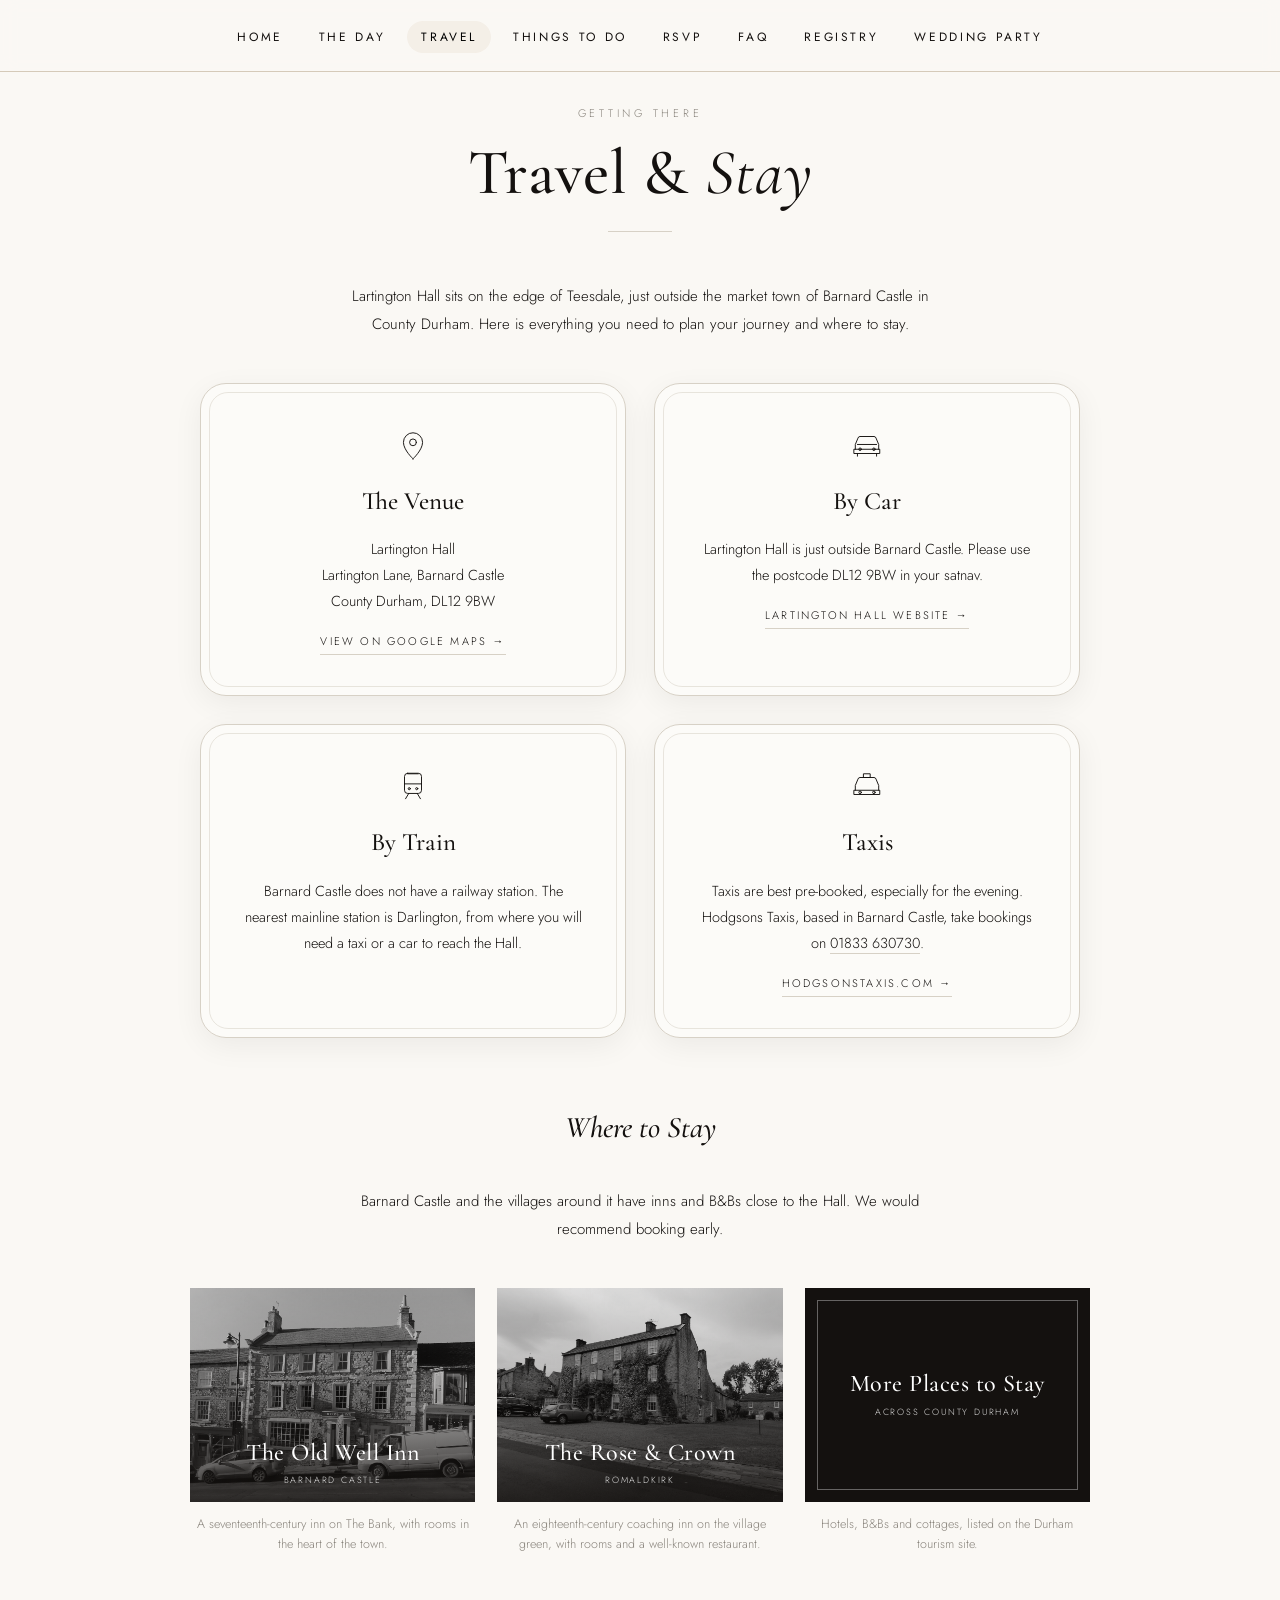
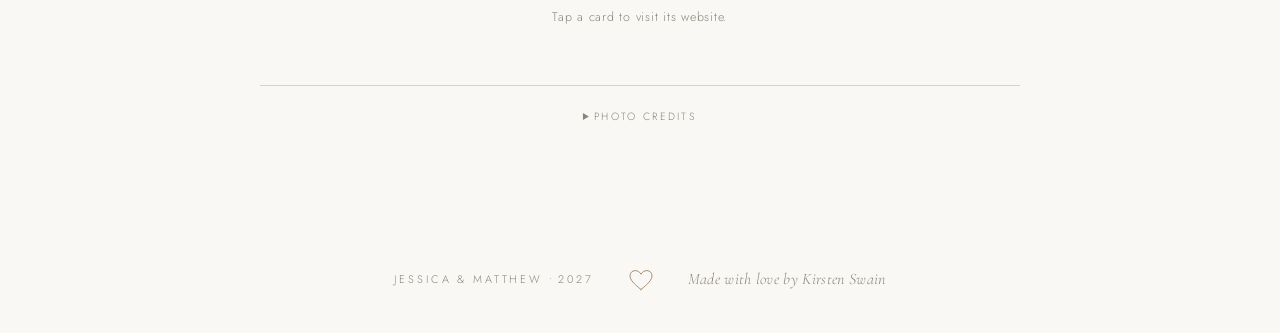
<file: travel.html>
<!DOCTYPE html>
<html lang="en">
<head>
<meta charset="UTF-8" />
<meta name="viewport" content="width=device-width, initial-scale=1.0" />
<title>Travel &amp; Stay &middot; Jessica &amp; Matthew</title>
<!-- Not listed by search engines for now (still reachable by anyone who has the link). Remove this line (on every page) when you want Google to find the site. -->
<meta name="robots" content="noindex, nofollow" />
<link rel="preconnect" href="https://fonts.googleapis.com" />
<link rel="preconnect" href="https://fonts.gstatic.com" crossorigin />
<link href="https://fonts.googleapis.com/css2?family=Cormorant+Garamond:ital,wght@0,400;0,500;0,600;1,400&family=Jost:wght@300;400;500;600;700&family=Pinyon+Script&family=Playfair+Display:ital,wght@0,500;0,600;1,500&family=Bodoni+Moda:ital,wght@0,500;0,600;1,500&family=Cinzel:wght@500;600&family=Marcellus&family=Prata&display=swap" rel="stylesheet" />
<link rel="stylesheet" href="style.css?v=91" />
</head>
<body>

  <header id="site-header">
    <nav>
      <ul>
        <li><a href="index.html">Home</a></li>
        <li><a href="the-day.html">The Day</a></li>
        <li><a href="travel.html" class="active" aria-current="page">Travel</a></li>
        <li><a href="things-to-do.html">Things to Do</a></li>
        <li><a href="rsvp.html">RSVP</a></li>
        <li><a href="faq.html">FAQ</a></li>
        <li><a href="registry.html">Registry</a></li>
        <li><a href="wedding-party.html">Wedding Party</a></li>
      </ul>
    </nav>
  </header>

  <main class="sub">

  <!-- ============================ TRAVEL & ACCOMMODATION ============================ -->
  <section class="sec" id="travel">
    <div class="sec-head">
      <p class="sec-kicker">Getting There</p>
      <h2 class="sec-title">Travel &amp; <em>Stay</em></h2>
      <hr class="divider" aria-hidden="true" />
    </div>
    <p class="sec-intro">Lartington Hall sits on the edge of Teesdale, just outside the market town of Barnard Castle in County Durham. Here is everything you need to plan your journey and where to stay.</p>

    <div class="info-grid info-grid--cards">
      <div class="info-card">
        <svg class="info-icon" viewBox="0 0 32 32" aria-hidden="true"><path d="M16 29s9-8.3 9-15.5A9 9 0 0 0 7 13.5C7 20.700 16 29 16 29z"/><circle cx="16" cy="13.500" r="3.200"/></svg>
        <h3>The Venue</h3>
        <p>Lartington Hall<br/>Lartington Lane, Barnard Castle<br/>County Durham, DL12 9BW</p>
        <a class="link" href="https://www.google.com/maps/search/?api=1&amp;query=Lartington+Hall+Barnard+Castle" target="_blank" rel="noopener">View on Google Maps &rarr;</a>
      </div>
      <div class="info-card">
        <svg class="info-icon" viewBox="0 0 32 32" aria-hidden="true"><path d="M5 20v-4.500l2.500-6A2 2 0 0 1 9.400 8h13.200a2 2 0 0 1 1.900 1.500l2.500 6V20"/><path d="M4 20h24v4H4z"/><circle cx="9.500" cy="20" r="1.200"/><circle cx="22.500" cy="20" r="1.200"/><path d="M7 15.500h18"/><path d="M7 24v2.500M25 24v2.500"/></svg>
        <h3>By Car</h3>
        <p>Lartington Hall is just outside Barnard Castle. Please use the postcode DL12 9BW in your satnav.</p>
        <a class="link" href="https://www.lartington-hall.com/" target="_blank" rel="noopener">Lartington Hall website &rarr;</a>
      </div>
      <div class="info-card">
        <svg class="info-icon" viewBox="0 0 32 32" aria-hidden="true"><rect x="8" y="4" width="16" height="19" rx="3"/><path d="M8 14h16"/><circle cx="12.500" cy="18.500" r="1"/><circle cx="19.500" cy="18.500" r="1"/><path d="M12 23l-3 5M20 23l3 5M11 4.500h10"/></svg>
        <h3>By Train</h3>
        <p>Barnard Castle does not have a railway station. The nearest mainline station is Darlington, from where you will need a taxi or a car to reach the Hall.</p>
      </div>
      <div class="info-card">
        <svg class="info-icon" viewBox="0 0 32 32" aria-hidden="true"><path d="M5 20v-4.500l2.500-6A2 2 0 0 1 9.400 8h13.200a2 2 0 0 1 1.900 1.500l2.500 6V20"/><path d="M4 20h24v4H4z"/><path d="M13 4.500h6v3.500h-6z"/><circle cx="9.500" cy="22" r="1.200"/><circle cx="22.500" cy="22" r="1.200"/></svg>
        <h3>Taxis</h3>
        <p>Taxis are best pre-booked, especially for the evening. Hodgsons Taxis, based in Barnard Castle, take bookings on <a class="inline-link" href="tel:01833630730">01833 630730</a>.</p>
        <a class="link" href="https://hodgsonstaxis.com" target="_blank" rel="noopener">hodgsonstaxis.com &rarr;</a>
      </div>
    </div>

    <h3 class="guide-subhead">Where to Stay</h3>
    <p class="sec-intro">Barnard Castle and the villages around it have inns and B&amp;Bs close to the Hall. We would recommend booking early.</p>
    <div class="place-grid place-grid--3">
      <a class="place-card" href="https://thisisdurham.com/accommodation/the-old-well-inn-p634181" target="_blank" rel="noopener">
        <span class="place-media"><img src="Photos/places/old-well-inn.jpg" alt="" loading="lazy" /><span class="place-title"><strong>The Old Well Inn</strong><em>Barnard Castle</em></span></span>
        <p class="place-note">A seventeenth-century inn on The Bank, with rooms in the heart of the town.</p>
      </a>
      <a class="place-card" href="https://www.thisisdurham.com/food-and-drink/the-rose-and-crown-p71121" target="_blank" rel="noopener">
        <span class="place-media"><img src="Photos/places/rose-and-crown.jpg" alt="" loading="lazy" /><span class="place-title"><strong>The Rose &amp; Crown</strong><em>Romaldkirk</em></span></span>
        <p class="place-note">An eighteenth-century coaching inn on the village green, with rooms and a well-known restaurant.</p>
      </a>
      <a class="place-card" href="https://www.thisisdurham.com/accommodation" target="_blank" rel="noopener">
        <span class="place-media place-media--plain"><span class="place-title"><strong>More Places to Stay</strong><em>Across County Durham</em></span></span>
        <p class="place-note">Hotels, B&amp;Bs and cottages, listed on the Durham tourism site.</p>
      </a>
    </div>
    <p class="sec-intro place-hint">Tap a card to visit its website.</p>

    <details class="photo-credits">
      <summary>Photo credits</summary>
      <p>Photographs from Wikimedia Commons, shown here in black and white and cropped to fit.</p>
      <ul>
      <li>The Old Well Inn: &ldquo;<a href="https://commons.wikimedia.org/wiki/File:The_Old_Well,_Barnard_Castle_-_geograph.org.uk_-_7075466.jpg" target="_blank" rel="noopener">The Old Well, Barnard Castle - geograph.org.uk - 7075466</a>&rdquo; by Gordon Hatton, <a href="https://creativecommons.org/licenses/by-sa/2.0" target="_blank" rel="noopener">CC BY-SA 2.0</a></li>
      <li>The Rose &amp; Crown: &ldquo;<a href="https://commons.wikimedia.org/wiki/File:Rose_%5E_Crown,_Romaldkirk_-_geograph.org.uk_-_4701038.jpg" target="_blank" rel="noopener">Rose ^ Crown, Romaldkirk - geograph.org.uk - 4701038</a>&rdquo; by Ian S, <a href="https://creativecommons.org/licenses/by-sa/2.0" target="_blank" rel="noopener">CC BY-SA 2.0</a></li>
      </ul>
    </details>
  </section>

  </main>

  <footer>
    <span class="foot-names">Jessica &amp; Matthew<span class="foot-dot">&bull;</span>2027</span>
    <span class="made-by">Made with love by Kirsten Swain</span>
  </footer>

  <script src="site.js?v=15"></script>
</body>
</html>
</file>
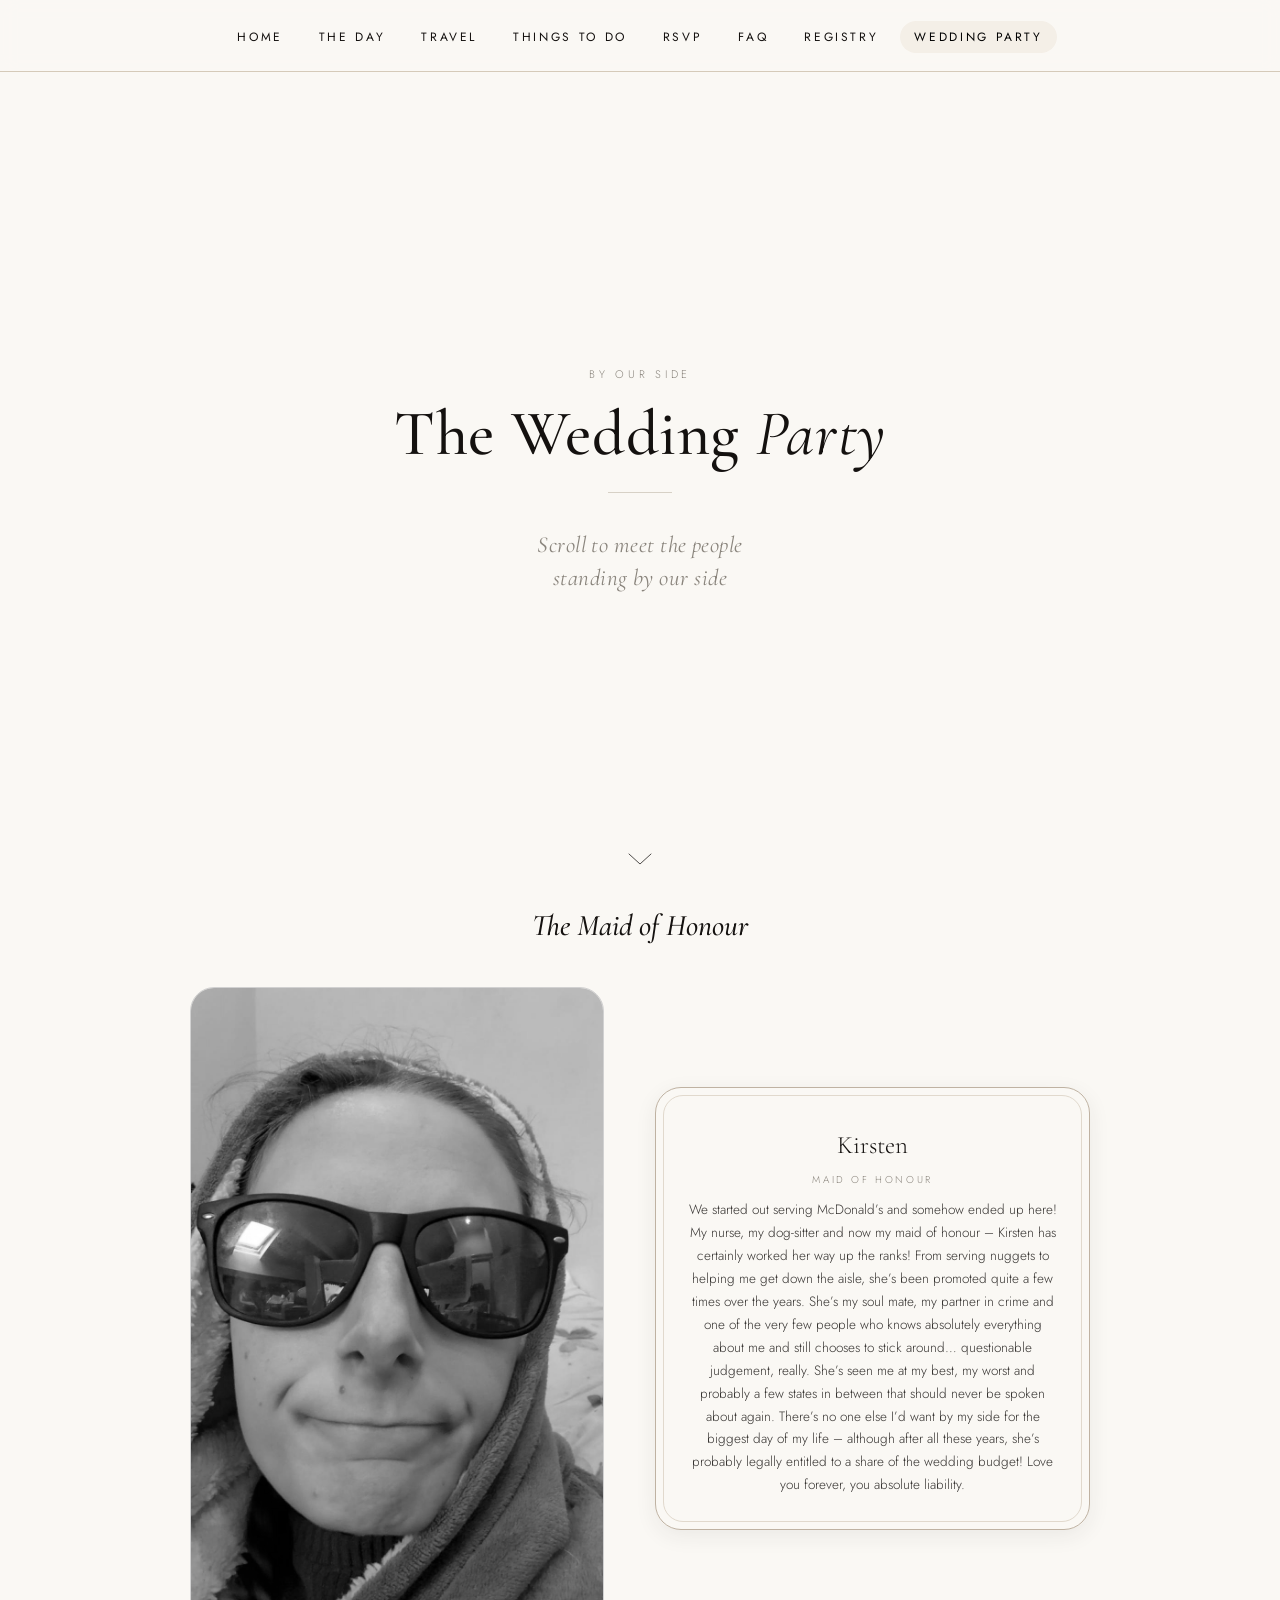
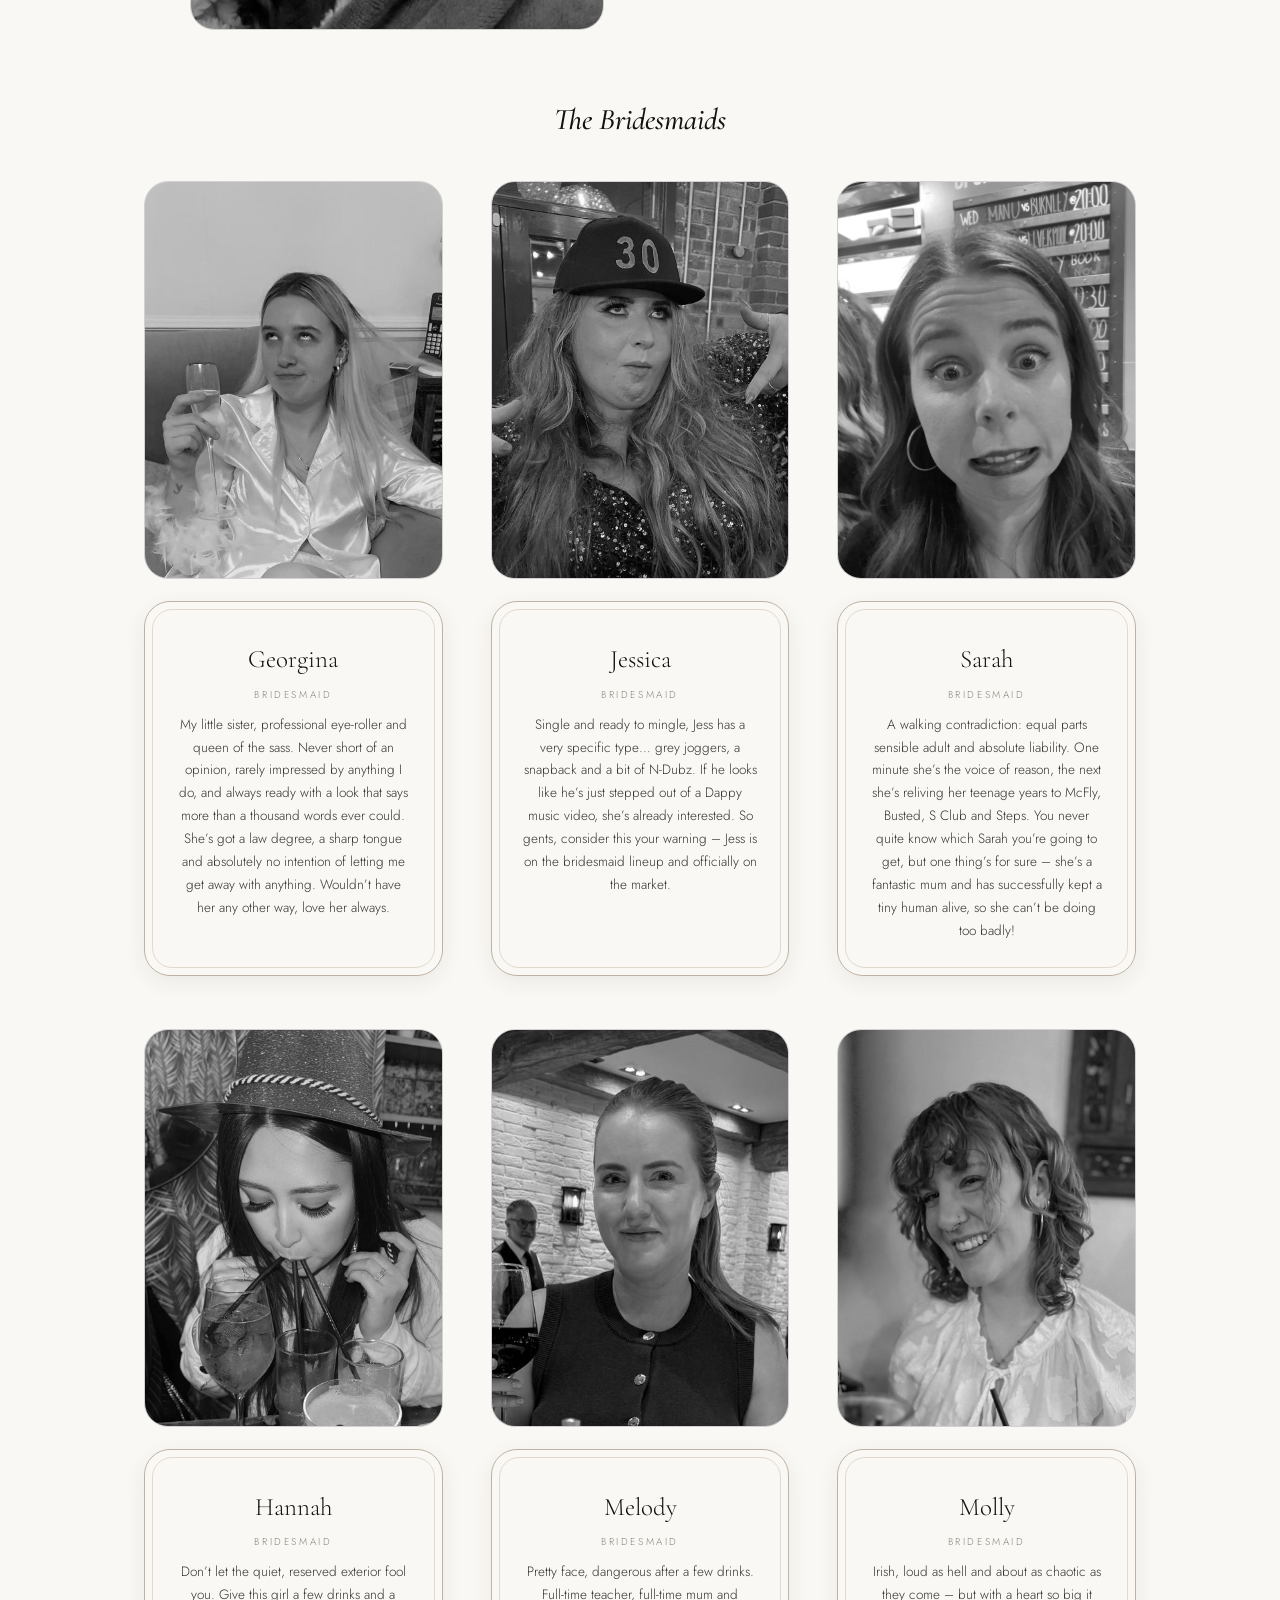
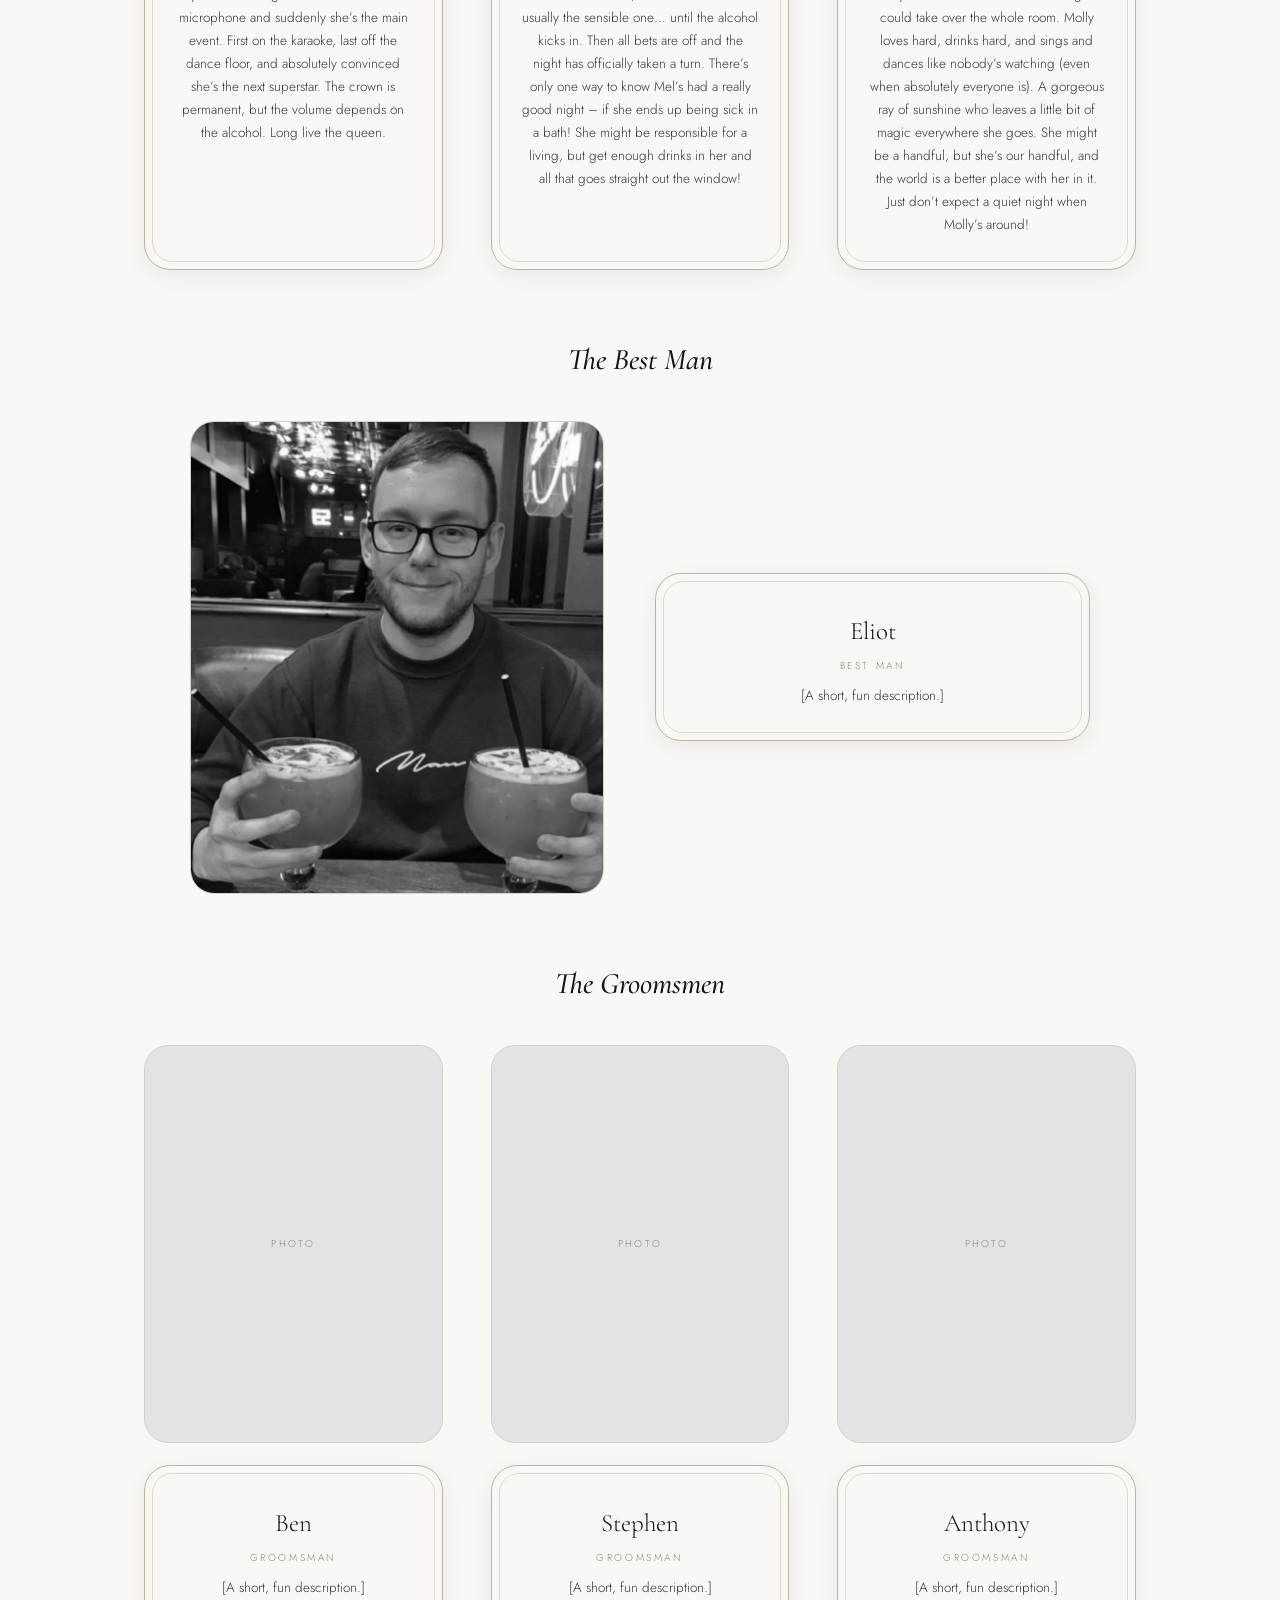
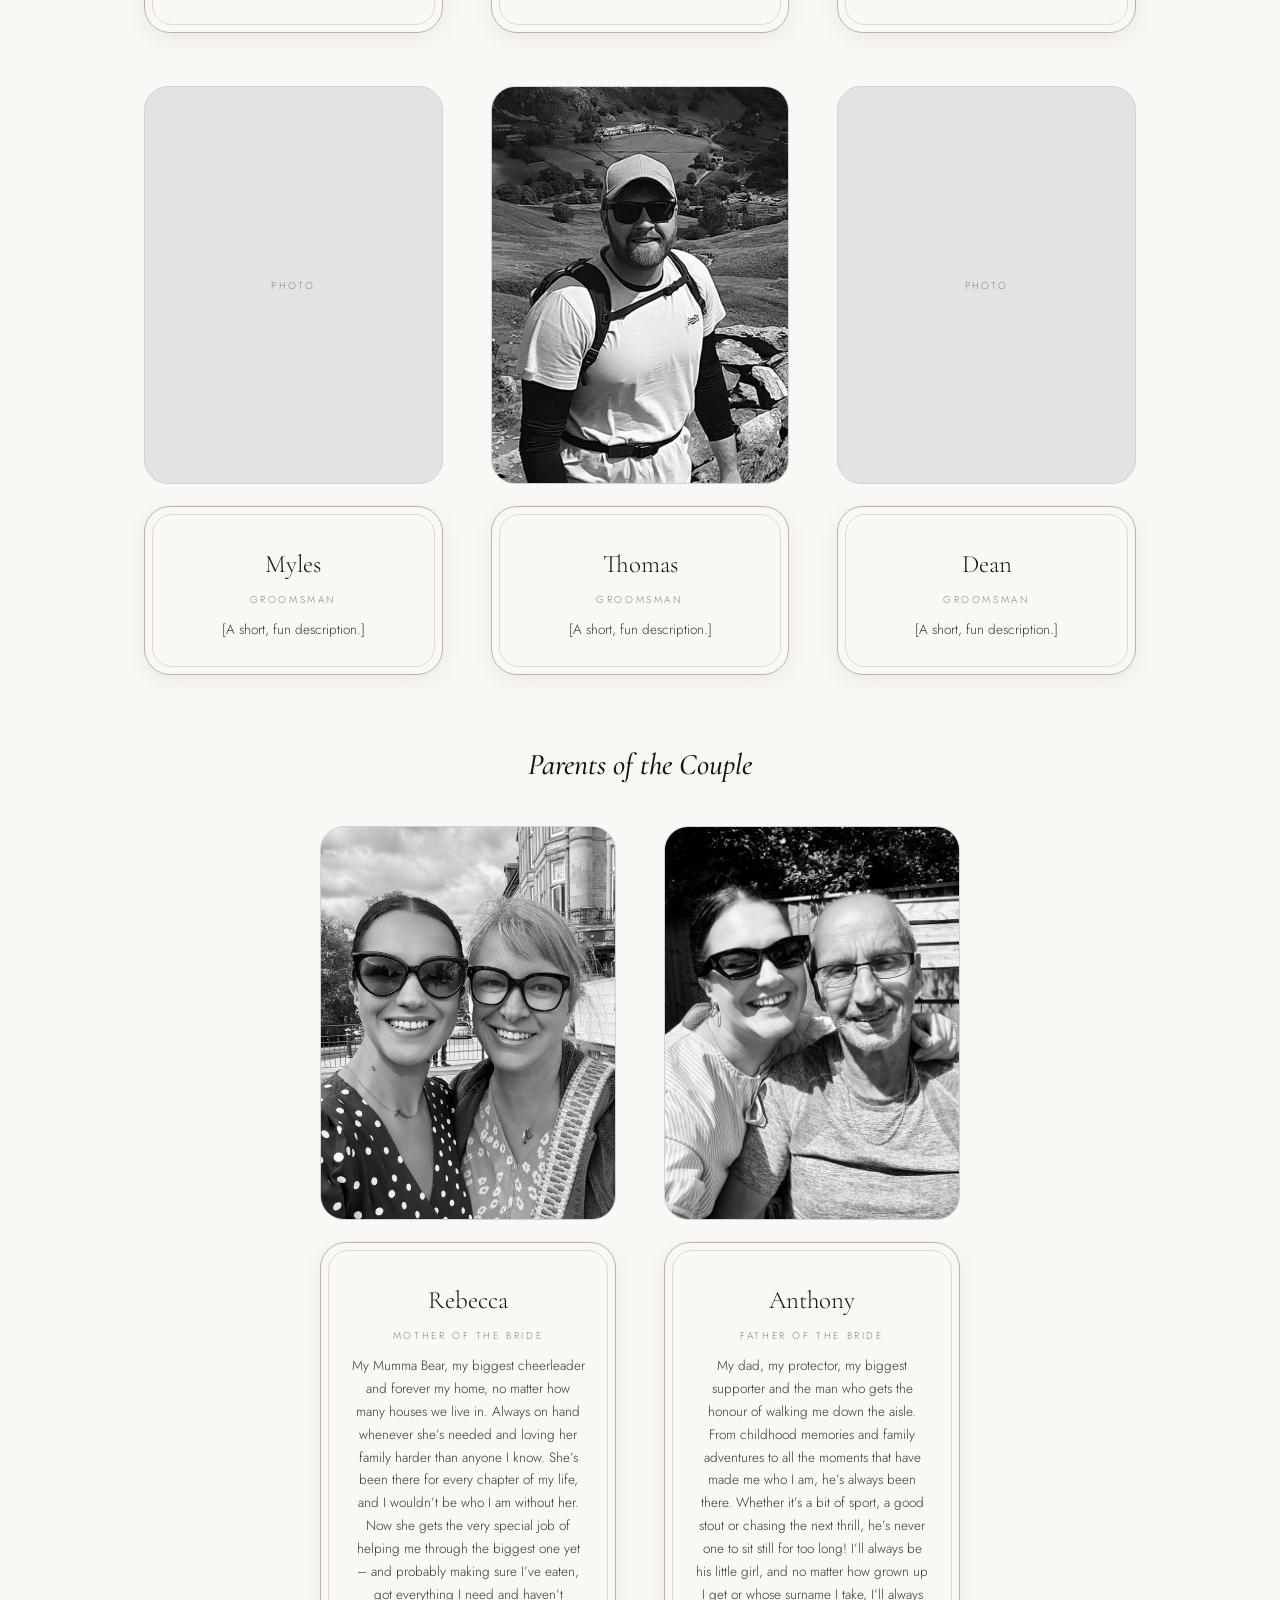
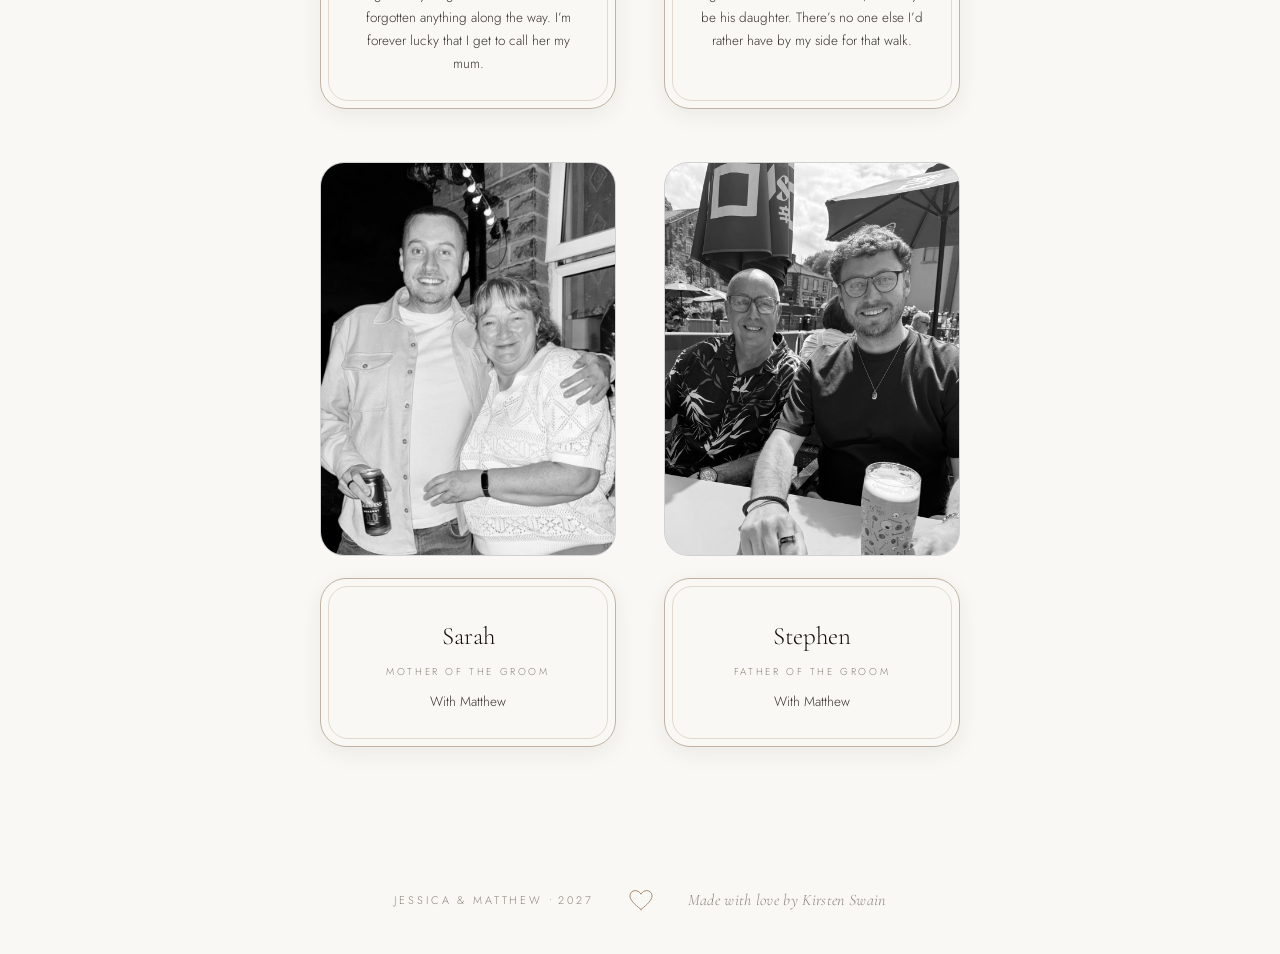
<file: wedding-party.html>
<!DOCTYPE html>
<html lang="en">
<head>
<meta charset="UTF-8" />
<meta name="viewport" content="width=device-width, initial-scale=1.0" />
<title>The Wedding Party &middot; Jessica &amp; Matthew</title>
<!-- Not listed by search engines for now (still reachable by anyone who has the link). Remove this line (on every page) when you want Google to find the site. -->
<meta name="robots" content="noindex, nofollow" />
<link rel="preconnect" href="https://fonts.googleapis.com" />
<link rel="preconnect" href="https://fonts.gstatic.com" crossorigin />
<link href="https://fonts.googleapis.com/css2?family=Cormorant+Garamond:ital,wght@0,400;0,500;0,600;1,400&family=Jost:wght@300;400;500;600;700&family=Pinyon+Script&family=Playfair+Display:ital,wght@0,500;0,600;1,500&family=Bodoni+Moda:ital,wght@0,500;0,600;1,500&family=Cinzel:wght@500;600&family=Marcellus&family=Prata&display=swap" rel="stylesheet" />
<link rel="stylesheet" href="style.css?v=91" />
</head>
<body>

  <header id="site-header">
    <nav>
      <ul>
        <li><a href="index.html">Home</a></li>
        <li><a href="the-day.html">The Day</a></li>
        <li><a href="travel.html">Travel</a></li>
        <li><a href="things-to-do.html">Things to Do</a></li>
        <li><a href="rsvp.html">RSVP</a></li>
        <li><a href="faq.html">FAQ</a></li>
        <li><a href="registry.html">Registry</a></li>
        <li><a href="wedding-party.html" class="active" aria-current="page">Wedding Party</a></li>
      </ul>
    </nav>
  </header>

  <main class="sub">

  <!-- ============================ WEDDING PARTY ============================ -->
  <section class="sec" id="party">
    <div class="sec-head">
      <p class="sec-kicker">By Our Side</p>
      <h2 class="sec-title">The Wedding <em>Party</em></h2>
      <hr class="divider" aria-hidden="true" />
      <p class="party-lead">Scroll to meet the people standing by our side</p>
      <a class="party-cue" href="#maid-of-honour" aria-label="Scroll down to meet the wedding party"><svg viewBox="0 0 26 14" width="26" height="14" aria-hidden="true"><path d="M2 2L13 12L24 2" fill="none" stroke="currentColor" stroke-width="1" stroke-linecap="round" stroke-linejoin="round"/></svg></a>
    </div>
    <!-- Photos are fitted per person: --z = zoom, --fx/--fy = where the face is in the photo (see style.css).
         Photos are shown black & white (filter on .party-photo) to match the rest of the site. -->
    <h3 class="party-subhead" id="maid-of-honour">The Maid of Honour</h3>
    <div class="party-grid party-grid--solo">
      <div class="party-card">
        <div class="party-photo"><img src="Wedding%20party%20images/Kirsten%20maid%20of%20honor.jpeg" alt="Kirsten" style="object-position:center 40%; --z:1; --fx:50%; --fy:48%"></div>
        <div class="party-text"><div class="party-name">Kirsten</div><div class="party-role">Maid of Honour</div><div class="party-desc">We started out serving McDonald’s and somehow ended up here! My nurse, my dog-sitter and now my maid of honour – Kirsten has certainly worked her way up the ranks! From serving nuggets to helping me get down the aisle, she’s been promoted quite a few times over the years. She’s my soul mate, my partner in crime and one of the very few people who knows absolutely everything about me and still chooses to stick around… questionable judgement, really. She’s seen me at my best, my worst and probably a few states in between that should never be spoken about again. There’s no one else I’d want by my side for the biggest day of my life – although after all these years, she’s probably legally entitled to a share of the wedding budget! Love you forever, you absolute liability.</div></div>
      </div>
    </div>

    <h3 class="party-subhead">The Bridesmaids</h3>
    <div class="party-grid">
      <div class="party-card">
        <div class="party-photo"><img src="Wedding%20party%20images/Georgina-%20sister%20of%20bride.jpeg" alt="Georgina" style="--z:2.2; --fx:41%; --fy:21%"></div>
        <div class="party-text"><div class="party-name">Georgina</div><div class="party-role">Bridesmaid</div><div class="party-desc">My little sister, professional eye-roller and queen of the sass. Never short of an opinion, rarely impressed by anything I do, and always ready with a look that says more than a thousand words ever could. She’s got a law degree, a sharp tongue and absolutely no intention of letting me get away with anything. Wouldn’t have her any other way, love her always.</div></div>
      </div>
      <div class="party-card">
        <div class="party-photo"><img src="Wedding%20party%20images/jess%20s%202%20bridesmaid.jpeg" alt="Jessica" style="--z:1.35; --fx:46%; --fy:27%"></div>
        <div class="party-text"><div class="party-name">Jessica</div><div class="party-role">Bridesmaid</div><div class="party-desc">Single and ready to mingle, Jess has a very specific type… grey joggers, a snapback and a bit of <span style="white-space:nowrap">N-Dubz</span>. If he looks like he’s just stepped out of a Dappy music video, she’s already interested. So gents, consider this your warning – Jess is on the bridesmaid lineup and officially on the market.</div></div>
      </div>
      <div class="party-card">
        <div class="party-photo"><img src="Wedding%20party%20images/sarah%20bridesmaid.jpeg" alt="Sarah" style="--z:1; --fx:50%; --fy:52%"></div>
        <div class="party-text"><div class="party-name">Sarah</div><div class="party-role">Bridesmaid</div><div class="party-desc">A walking contradiction: equal parts sensible adult and absolute liability. One minute she’s the voice of reason, the next she’s reliving her teenage years to McFly, Busted, S Club and Steps. You never quite know which Sarah you’re going to get, but one thing’s for sure – she’s a fantastic mum and has successfully kept a tiny human alive, so she can’t be doing too badly!</div></div>
      </div>
      <div class="party-card">
        <div class="party-photo"><img src="Wedding%20party%20images/Hannah%20bridesmaid.jpeg" alt="Hannah" style="--z:1.3; --fx:37%; --fy:32%"></div>
        <div class="party-text"><div class="party-name">Hannah</div><div class="party-role">Bridesmaid</div><div class="party-desc">Don’t let the quiet, reserved exterior fool you. Give this girl a few drinks and a microphone and suddenly she’s the main event. First on the karaoke, last off the dance floor, and absolutely convinced she’s the next superstar. The crown is permanent, but the volume depends on the alcohol. Long live the queen.</div></div>
      </div>
      <div class="party-card">
        <div class="party-photo"><img src="Wedding%20party%20images/Melody-bridesmaid.jpeg" alt="Melody" style="--z:2.8; --fx:52%; --fy:17%; --ty:42%"></div>
        <div class="party-text"><div class="party-name">Melody</div><div class="party-role">Bridesmaid</div><div class="party-desc">Pretty face, dangerous after a few drinks. Full-time teacher, full-time mum and usually the sensible one… until the alcohol kicks in. Then all bets are off and the night has officially taken a turn. There’s only one way to know Mel’s had a really good night – if she ends up being sick in a bath! She might be responsible for a living, but get enough drinks in her and all that goes straight out the window!</div></div>
      </div>
      <div class="party-card">
        <div class="party-photo"><img src="Wedding%20party%20images/Molly%20-bridesmaid.jpeg" alt="Molly" style="--z:1.6; --fx:47%; --fy:28%"></div>
        <div class="party-text"><div class="party-name">Molly</div><div class="party-role">Bridesmaid</div><div class="party-desc">Irish, loud as hell and about as chaotic as they come – but with a heart so big it could take over the whole room. Molly loves hard, drinks hard, and sings and dances like nobody’s watching (even when absolutely everyone is). A gorgeous ray of sunshine who leaves a little bit of magic everywhere she goes. She might be a handful, but she’s our handful, and the world is a better place with her in it. Just don’t expect a quiet night when Molly’s around!</div></div>
      </div>
    </div>

    <h3 class="party-subhead">The Best Man</h3>
    <div class="party-grid party-grid--solo">
      <div class="party-card"><div class="party-photo"><img src="Wedding%20party%20images/Eliot%20best%20man.jpg" alt="Eliot" style="--z:1.2; --fx:55%; --fy:26%; --ty:38%"></div><div class="party-text"><div class="party-name">Eliot</div><div class="party-role">Best Man</div><div class="party-desc">[A short, fun description.]</div></div></div>
    </div>

    <h3 class="party-subhead">The Groomsmen</h3>
    <div class="party-grid">
      <div class="party-card"><div class="party-photo"><span>Photo</span></div><div class="party-text"><div class="party-name">Ben</div><div class="party-role">Groomsman</div><div class="party-desc">[A short, fun description.]</div></div></div>
      <div class="party-card"><div class="party-photo"><span>Photo</span></div><div class="party-text"><div class="party-name">Stephen</div><div class="party-role">Groomsman</div><div class="party-desc">[A short, fun description.]</div></div></div>
      <div class="party-card"><div class="party-photo"><span>Photo</span></div><div class="party-text"><div class="party-name">Anthony</div><div class="party-role">Groomsman</div><div class="party-desc">[A short, fun description.]</div></div></div>
      <div class="party-card"><div class="party-photo"><span>Photo</span></div><div class="party-text"><div class="party-name">Myles</div><div class="party-role">Groomsman</div><div class="party-desc">[A short, fun description.]</div></div></div>
      <div class="party-card"><div class="party-photo"><img src="Wedding%20party%20images/Thomas%20groomsman.jpg" alt="Thomas" style="--z:1.45; --fx:50%; --fy:30%; --ty:38%"></div><div class="party-text"><div class="party-name">Thomas</div><div class="party-role">Groomsman</div><div class="party-desc">[A short, fun description.]</div></div></div>
      <div class="party-card"><div class="party-photo"><span>Photo</span></div><div class="party-text"><div class="party-name">Dean</div><div class="party-role">Groomsman</div><div class="party-desc">[A short, fun description.]</div></div></div>
    </div>

    <h3 class="party-subhead">Parents of the Couple</h3>
    <!-- two across, so the bride's parents share a row and the groom's parents share the next -->
    <div class="party-grid party-grid--pairs">
      <div class="party-card"><div class="party-photo"><img src="Wedding%20party%20images/Jess%20and%20Rebecca.jpeg" alt="Rebecca with Jessica" style="--z:1.15; --fx:40%; --fy:36%; --ty:38%"></div><div class="party-text"><div class="party-name">Rebecca</div><div class="party-role">Mother of the Bride</div><div class="party-desc">My Mumma Bear, my biggest cheerleader and forever my home, no matter how many houses we live in. Always on hand whenever she’s needed and loving her family harder than anyone I know. She’s been there for every chapter of my life, and I wouldn’t be who I am without her. Now she gets the very special job of helping me through the biggest one yet – and probably making sure I’ve eaten, got everything I need and haven’t forgotten anything along the way. I’m forever lucky that I get to call her my mum.</div></div></div>
      <div class="party-card"><div class="party-photo"><img src="Wedding%20party%20images/jess%20and%20anthony%201.jpeg" alt="Anthony with Jessica" style="--z:1; --fx:48%; --fy:36%"></div><div class="party-text"><div class="party-name">Anthony</div><div class="party-role">Father of the Bride</div><div class="party-desc">My dad, my protector, my biggest supporter and the man who gets the honour of walking me down the aisle. From childhood memories and family adventures to all the moments that have made me who I am, he’s always been there. Whether it’s a bit of sport, a good stout or chasing the next thrill, he’s never one to sit still for too long! I’ll always be his little girl, and no matter how grown up I get or whose surname I take, I’ll always be his daughter. There’s no one else I’d rather have by my side for that walk.</div></div></div>
      <div class="party-card"><div class="party-photo"><img src="Wedding%20party%20images/matt%20and%20sarah.jpeg" alt="Sarah with Matthew" style="--z:1.6; --fx:52%; --fy:25%; --ty:36%"></div><div class="party-text"><div class="party-name">Sarah</div><div class="party-role">Mother of the Groom</div><div class="party-desc">With Matthew</div></div></div>
      <div class="party-card"><div class="party-photo"><img src="Wedding%20party%20images/matt%20with%20stephen%202.jpeg" alt="Stephen with Matthew" style="--z:1.2; --fx:51%; --fy:27%; --ty:38%"></div><div class="party-text"><div class="party-name">Stephen</div><div class="party-role">Father of the Groom</div><div class="party-desc">With Matthew</div></div></div>
    </div>
  </section>

  </main>

  <footer>
    <span class="foot-names">Jessica &amp; Matthew<span class="foot-dot">&bull;</span>2027</span>
    <span class="made-by">Made with love by Kirsten Swain</span>
  </footer>

  <script src="site.js?v=15"></script>
</body>
</html>
</file>
<file: style.css>
/* ============================================================
   The Parnells — shared stylesheet
   Used by index.html now; will be shared across all pages when
   the site is split into separate tabs (the-day.html, travel.html, …).
   ============================================================ */

:root {
  --ink:        #14110f;   /* near-black for text          */
  --paper:      #faf8f4;   /* warm ivory page background   */
  --champagne:  #e9e2d6;   /* soft neutral accent          */
  --grey:       #8a857d;   /* muted grey for meta text     */
  --line:       #d7d1c6;   /* hairline dividers            */
  --names-font: "Perandory", "Prata", serif;  /* couple's names font (switchable) */
  --hero-photo:  url("Photos/engaement%20two.jpeg");   /* landscape engagement photo */
  --story-photo: url("Photos/engagement%20rings.jpeg"); /* Our Story initial photo (rings) */
}

/* Perandory — premium font (not on Google Fonts). Add the file to a Fonts/ folder
   as Perandory.woff2 / .otf / .ttf and it will load; falls back to Prata until then. */
@font-face {
  font-family: "Perandory";
  src: local("Perandory"),
       url("Fonts/Perandory.woff2") format("woff2"),
       url("Fonts/Perandory.otf")   format("opentype"),
       url("Fonts/Perandory.ttf")   format("truetype");
  font-display: swap;
}

* { box-sizing: border-box; margin: 0; padding: 0; }

html { scroll-behavior: smooth; }

body {
  background: var(--paper);
  color: var(--ink);
  font-family: "Jost", sans-serif;
  font-weight: 300;
  -webkit-font-smoothing: antialiased;
  line-height: 1.7;
}

/* ---------- Top navigation ---------- */
header {
  position: fixed;
  top: 0; left: 0; right: 0;
  z-index: 50;
  display: flex;
  justify-content: center;
  padding: 22px 24px;
  background: rgba(250, 248, 244, 0.82);
  backdrop-filter: blur(8px);
  border-bottom: 1px solid #d5cab9;   /* soft beige line under the menu */
  transition: border-color .4s ease, padding .4s ease;
}
header.scrolled { padding: 14px 24px; }

nav ul {
  list-style: none;
  display: flex;
  flex-wrap: wrap;
  justify-content: center;
  gap: 30px;
}
nav a {
  color: var(--ink);
  text-decoration: none;
  font-size: 12px;
  letter-spacing: .22em;
  text-transform: uppercase;
  font-weight: 400;
  position: relative;
  padding-bottom: 4px;
  transition: color .3s ease;
}
nav a::after {
  content: "";
  position: absolute;
  left: 0; bottom: 0;
  width: 0; height: 1px;
  background: var(--ink);
  transition: width .35s ease;
}
nav a:hover { color: #000; }
nav a:hover::after { width: 100%; }
/* active page link (for the multi-page version) */
nav a.active { color: #000; }
nav a.active::after { width: 100%; }

/* ---------- Hero ---------- */
.hero {
  display: flex;
  flex-direction: column;
  align-items: center;
  text-align: center;
  padding: 150px 24px 84px;
}
.hero.hero-top { padding-bottom: 46px; }
.hero.hero-bottom { padding-top: 30px; }

/* Countdown over full-width Lartington Hall photo */
.countdown-band {
  width: 100%;
  position: relative;
  min-height: clamp(340px, 52vh, 480px);
  padding: 40px 24px;
  display: flex; flex-direction: column; align-items: center; justify-content: center;
  background:
    linear-gradient(rgba(18,15,13,.45), rgba(18,15,13,.45)),
    url("Photos/Lartington%20hall%20photo.jpg") center 32%/cover no-repeat;
  border-top: 1px solid var(--line);
  border-bottom: 1px solid var(--line);
}
.countdown-band .countdown { margin-top: 0; }
.countdown-band .countdown .num { color: #fff; }
.countdown-band .countdown .lbl { color: #fff; font-weight: 600; }
.countdown-band .venue-line {
  position: absolute; left: 0; right: 0; bottom: 26px;
  color: #fff; margin: 0; text-align: center;
}

/* ---------- Monogram logo (Jessica & Matthew) ---------- */
.logo {
  width: clamp(210px, 32vw, 310px);
  height: auto;
  color: var(--ink);
  margin-bottom: 30px;
}

/* Design aids (logo + names-font switchers) only show while working locally or with ?design in the address —
   see the "design-mode" script at the top of index.html. Visitors to the live site never see them. */
/* (:not(.design-mode) makes this rule more specific than the switchers' own display:flex further down) */
html:not(.design-mode) .logo-switcher,
html:not(.design-mode) .font-switcher { display: none; }

/* logo comparison switcher (design aid) */
.logo-switcher {
  position: fixed; right: 16px; bottom: 16px; z-index: 100;
  display: flex; gap: 8px; align-items: center;
  background: rgba(250, 248, 244, .94);
  border: 1px solid var(--line); padding: 9px 11px;
  box-shadow: 0 2px 14px rgba(0,0,0,.07);
  font-size: 10px; letter-spacing: .18em; text-transform: uppercase;
}
.logo-switcher .lbl { color: var(--grey); }
.logo-switcher button {
  font: inherit; letter-spacing: .18em; text-transform: uppercase;
  border: 1px solid var(--line); background: none; color: var(--ink);
  padding: 5px 9px; cursor: pointer; transition: all .2s ease;
}
.logo-switcher button:hover { border-color: var(--grey); }
.logo-switcher button.active { background: var(--ink); color: var(--paper); border-color: var(--ink); }

/* names-font switcher (design aid) */
.font-switcher {
  position: fixed; left: 16px; bottom: 16px; z-index: 100;
  display: flex; gap: 8px; align-items: center; flex-wrap: wrap; max-width: 62vw;
  background: rgba(250, 248, 244, .94);
  border: 1px solid var(--line); padding: 9px 11px;
  box-shadow: 0 2px 14px rgba(0,0,0,.07);
  font-size: 10px; letter-spacing: .18em; text-transform: uppercase;
}
.font-switcher .lbl { color: var(--grey); }
.font-switcher button {
  font: inherit; letter-spacing: .18em; text-transform: uppercase;
  border: 1px solid var(--line); background: none; color: var(--ink);
  padding: 5px 9px; cursor: pointer; transition: all .2s ease;
}
.font-switcher button:hover { border-color: var(--grey); }
.font-switcher button.active { background: var(--ink); color: var(--paper); border-color: var(--ink); }
.logo .frame { fill: none; stroke: currentColor; stroke-width: 1; }
.logo .num {
  font-family: "Cormorant Garamond", serif;
  font-size: 19px;
  letter-spacing: .14em;
  fill: currentColor;
}
.logo .mono { font-family: "Pinyon Script", cursive; fill: currentColor; }
.logo .mono-j { font-size: 34px; }
.logo .mono-m { font-size: 40px; }

.names {
  font-family: var(--names-font);
  font-weight: 500;
  font-size: clamp(36px, 7vw, 80px);
  letter-spacing: .04em;
  line-height: 1.1;
  margin-bottom: 26px;
  text-transform: uppercase;
  transform: scaleX(var(--names-sx, 1)) scaleY(var(--names-sy, 1));
  transform-origin: center;
}
.names .amp {
  font-style: italic;
  font-weight: 400;
  display: inline-block;
  margin: 0 .12em;
}

.meta {
  font-size: 13px;
  letter-spacing: .28em;
  text-transform: uppercase;
  color: var(--grey);
  margin-bottom: 6px;
}
.meta .dot { margin: 0 12px; opacity: .5; }

/* ---------- Hero (Brian & Megan style) ---------- */
.hero .bigdate {
  font-family: "Cormorant Garamond", serif;
  font-weight: 500;
  font-size: clamp(34px, 5.6vw, 62px);
  letter-spacing: .08em;
  line-height: 1;
  margin: 8px 0 6px;
}
.hero .bigdate .sep { margin: 0 .3em; color: var(--grey); }

.venue-line {
  font-size: 12px; letter-spacing: .28em; text-transform: uppercase;
  color: var(--grey); margin-bottom: 30px;
}

.hero-gallery {
  display: flex; align-items: center; justify-content: center;
  gap: clamp(12px, 3vw, 30px); margin: 4px 0 28px; width: 100%;
}
.hero-gallery .flank {
  width: clamp(90px, 13vw, 140px); aspect-ratio: 3 / 4; flex: none;
  background-size: cover; background-position: center;
  filter: grayscale(100%) contrast(1.02);
  border: 1px solid var(--line);
  display: none; /* shown by JS only if hero-left/right.jpg exist */
}
.hero-center { margin: 0; flex: none; width: clamp(260px, 56vw, 440px); }
.hero-center .photo {
  width: 100%; aspect-ratio: 16 / 12;
  background:
    linear-gradient(0deg, rgba(20,17,15,.06), rgba(20,17,15,.06)),
    var(--hero-photo) center/cover no-repeat,
    var(--champagne);
  filter: grayscale(100%) contrast(1.02);
  border: 1px solid var(--line);
}
.hero .tagline {
  max-width: 520px; font-size: 13px; letter-spacing: .24em;
  text-transform: uppercase; color: var(--grey); line-height: 2;
  margin: 0 auto;
}

/* ---------- Fine-line divider ---------- */
.divider {
  width: 64px;
  height: 1px;
  background: var(--line);
  border: 0;
  margin: 36px 0 32px;
}

/* ---------- Countdown ---------- */
.countdown {
  display: flex;
  gap: clamp(20px, 5vw, 54px);
  margin-top: 4px;
}
.countdown .unit { text-align: center; }
.countdown .num {
  font-family: "Cormorant Garamond", serif;
  font-size: clamp(30px, 5vw, 48px);
  font-weight: 500;
  line-height: 1;
}
.countdown .lbl {
  font-size: 10px;
  letter-spacing: .26em;
  text-transform: uppercase;
  color: var(--grey);
  margin-top: 8px;
}

.scroll-cue {
  margin-top: 64px;
  font-size: 10px;
  letter-spacing: .3em;
  text-transform: uppercase;
  color: var(--grey);
  animation: float 2.6s ease-in-out infinite;
}
@keyframes float { 0%,100%{transform:translateY(0)} 50%{transform:translateY(6px)} }

/* ---------- Hero photo band ---------- */
.hero-photo {
  width: 100%;
  height: 78vh;
  background:
    linear-gradient(0deg, rgba(20,17,15,.08), rgba(20,17,15,.08)),
    var(--hero-photo) center/cover no-repeat,
    var(--champagne);
  filter: grayscale(100%) contrast(1.02);
  border-top: 1px solid var(--line);
  border-bottom: 1px solid var(--line);
  position: relative;
  display: flex; align-items: center; justify-content: center;
}
.hero-photo .placeholder {
  font-size: 11px;
  letter-spacing: .28em;
  text-transform: uppercase;
  color: var(--grey);
  text-align: center;
  padding: 0 20px;
}

/* ---------- Our Story (clean editorial) ---------- */
.story { max-width: 1040px; margin: 0 auto; padding: 120px 24px 100px; text-align: center; }

/* two-column row: ring photo left, writing right */
.story .story-row {
  display: grid; grid-template-columns: 0.8fr 1fr;
  gap: clamp(28px, 5vw, 64px); align-items: start;
  text-align: left; max-width: 980px; margin: 8px auto 0;
}
.story .story-figure { margin: 0; max-width: none; position: sticky; top: 110px; align-self: start; }
.story .story-row .photo { height: auto; aspect-ratio: 4 / 5; width: 100%; }
.story .story-row .prose { max-width: none; margin: 0; text-align: left; font-size: 15px; }
@media (max-width: 760px) {
  .story .story-row { grid-template-columns: 1fr; gap: 30px; text-align: center; }
  .story .story-row .prose { text-align: center; }
  .story .story-figure { position: static; top: auto; }
}

.story .kicker {
  font-size: 11px; letter-spacing: .34em; text-transform: uppercase;
  color: var(--grey); margin-bottom: 20px;
}
.story .section-title { font-family: "Cormorant Garamond", serif; line-height: 1; }
.story .section-title .t-our {
  display: block; text-transform: uppercase;
  font-size: clamp(18px, 2.6vw, 26px); font-weight: 500;
  letter-spacing: .36em; margin-bottom: 4px;
}
.story .section-title .t-story {
  display: block; font-style: italic; font-weight: 500;
  font-size: clamp(46px, 9vw, 92px); letter-spacing: .01em;
}
.story .divider { margin: 28px auto 44px; }

/* photo carousel */
.story .carousel {
  display: flex; align-items: center; justify-content: center;
  gap: clamp(8px, 3vw, 26px); margin-bottom: 42px;
}
.story .arrow {
  background: none; border: 0; cursor: pointer;
  font-family: "Cormorant Garamond", serif; font-size: 42px; line-height: 1;
  color: var(--grey); padding: 0 4px; transition: color .25s ease; user-select: none;
}
.story .arrow:hover { color: var(--ink); }
.story figure { margin: 0; max-width: 360px; width: 100%; }
.story .photo {
  height: 440px;
  background:
    linear-gradient(0deg, rgba(20,17,15,.06), rgba(20,17,15,.06)),
    var(--story-photo) center/cover no-repeat,
    var(--champagne);
  filter: grayscale(100%) contrast(1.02);
  border: 1px solid var(--line);
  display: flex; align-items: center; justify-content: center;
}
.story .photo .placeholder {
  font-size: 10px; letter-spacing: .26em; text-transform: uppercase;
  color: var(--grey); text-align: center; padding: 0 18px;
}
.story figcaption {
  font-size: 10px; letter-spacing: .24em; text-transform: uppercase;
  color: var(--grey); margin-top: 12px;
}

.story .prose {
  max-width: 600px; margin: 0 auto;
  font-size: 16px; line-height: 1.95; color: var(--ink);
}
.story .prose p { margin-bottom: 18px; }
.story .prose p:last-child { margin-bottom: 0; }

.story .pets { margin: 56px auto 0; max-width: 440px; }
.story .pets img {
  width: 100%; height: auto; display: block;
}
.story .pets figcaption {
  font-size: 10px; letter-spacing: .24em; text-transform: uppercase;
  color: var(--grey); margin-top: 10px;
}

/* ---------- Closing cover photo (proposal) ---------- */
.cover-photo {
  width: 100%;
  height: clamp(380px, 72vh, 700px);
  background:
    linear-gradient(0deg, rgba(20,17,15,.10), rgba(20,17,15,.10)),
    var(--hero-photo) center/cover no-repeat,
    var(--champagne);
  filter: grayscale(100%) contrast(1.02);
  border-top: 1px solid var(--line);
}

/* ============ Shared section styles ============ */
.sec { max-width: 1040px; margin: 0 auto; padding: 100px 24px; }
.sec-kicker { font-size: 11px; letter-spacing: .34em; text-transform: uppercase; color: var(--grey); text-align: center; margin-bottom: 18px; }
.sec-title { font-family: "Cormorant Garamond", serif; font-weight: 500; font-size: clamp(36px, 6vw, 64px); line-height: 1; letter-spacing: .01em; text-align: center; }
.sec-title em { font-style: italic; font-weight: 400; }
.sec-head .divider { margin: 26px auto 50px; }
.sec-intro { max-width: 600px; margin: 0 auto 44px; text-align: center; font-size: 15px; line-height: 1.9; color: var(--ink); }

/* The Day — schedule timeline */
.timeline { max-width: 540px; margin: 0 auto; }
.tl-item { text-align: center; padding: 24px 0; border-bottom: 1px solid var(--line); }
.tl-item:last-child { border-bottom: 0; }
.tl-time { font-family: "Cormorant Garamond", serif; font-size: clamp(26px,4vw,34px); font-weight: 500; line-height: 1; }
.tl-label { font-size: 11px; letter-spacing: .26em; text-transform: uppercase; color: var(--grey); margin-top: 9px; }
.tl-note { font-size: 13px; color: var(--ink); opacity: .8; margin-top: 6px; }

/* Info grid (Travel, Things to Do) */
.info-grid { display: grid; grid-template-columns: repeat(2, 1fr); gap: 40px clamp(28px,5vw,56px); }
.info-card h3 { font-family: "Cormorant Garamond", serif; font-weight: 500; font-size: 25px; margin-bottom: 12px; }
.info-card p { font-size: 14.5px; line-height: 1.8; color: var(--ink); }
.info-card .link { display: inline-block; margin-top: 14px; font-size: 11px; letter-spacing: .2em; text-transform: uppercase; color: var(--ink); border-bottom: 1px solid var(--line); padding-bottom: 3px; text-decoration: none; transition: border-color .25s; }
.info-card .link:hover { border-color: var(--ink); }
.note-banner { text-align: center; margin-top: 46px; font-size: 13.5px; letter-spacing: .02em; color: var(--ink); }
.note-banner strong { font-weight: 500; }
@media (max-width: 680px) { .info-grid { grid-template-columns: 1fr; } }

/* ============ RSVP — portrait paper invitation ============ */
/* Soft champagne backdrop so the card reads as a sheet of paper laid on a table */
.rsvp-backdrop {
  background: #f4efe7;   /* lighter than the champagne used elsewhere */
  padding: 96px 24px 110px;
  border-top: 1px solid var(--line);
  border-bottom: 1px solid var(--line);
}
.invite-card {
  --r: 16px;                                /* scallop radius */
  --paper: #fffdf9;                         /* warm paper white, a touch lighter than the page */
  --frame: #14110f;                         /* black detailing */
  --fi: calc(var(--r) + 12px);              /* inset of the outer frame line from the card edge */
  --g: 4px;                                 /* gap between the double rules */
  position: relative;
  max-width: 620px; margin: 0 auto;         /* portrait invitation */
  padding: calc(64px + var(--r)) calc(clamp(28px, 8vw, 62px) + var(--r)) calc(60px + var(--r));
  text-align: center;
  /* Scalloped edge: the paper body is inset by one radius, and a row of half-circles is
     drawn along each side. `round` fits a whole number of scallops at any width. */
  background:
    linear-gradient(var(--paper), var(--paper)) center / calc(100% - 2 * var(--r) + 1px) calc(100% - 2 * var(--r) + 1px) no-repeat,
    radial-gradient(circle at 50% 100%, var(--paper) calc(var(--r) - .6px), transparent var(--r)) top left   / calc(2 * var(--r)) var(--r) round no-repeat,
    radial-gradient(circle at 50% 0%,   var(--paper) calc(var(--r) - .6px), transparent var(--r)) bottom left / calc(2 * var(--r)) var(--r) round no-repeat,
    radial-gradient(circle at 100% 50%, var(--paper) calc(var(--r) - .6px), transparent var(--r)) top left   / var(--r) calc(2 * var(--r)) no-repeat round,
    radial-gradient(circle at 0% 50%,   var(--paper) calc(var(--r) - .6px), transparent var(--r)) top right  / var(--r) calc(2 * var(--r)) no-repeat round;
  /* A fine black outline hugging the scalloped edge (four 1px offset shadows = a 1px dilation of
     the shape), then a soft shadow. drop-shadow (not box-shadow) so both follow the scallops. */
  filter:
    drop-shadow(.5px 0 0 var(--frame)) drop-shadow(-.5px 0 0 var(--frame))
    drop-shadow(0 .5px 0 var(--frame)) drop-shadow(0 -.5px 0 var(--frame))
    drop-shadow(0 18px 24px rgba(20,17,15,.15));
}
/* BLACK double rule, inset like a printed invitation (clear of the scallops):
   a heavier outer line (::before) and a finer inner line (::after), --g apart. */
.invite-card::before, .invite-card::after {
  content: ""; position: absolute; pointer-events: none;
}
.invite-card::before { inset: var(--fi); border: 1px solid var(--frame); }
.invite-card::after  { inset: calc(var(--fi) + var(--g)); border: 1px solid rgba(20,17,15,.55); }

/* Notched corners (echoing the monogram's notched frame): each corner is cut out of the two lines
   with masks, and a matching pair of curved strokes (SVG, below) is drawn in the gap. */
.invite-card::before {
  /* hide the outer line inside a 21px circle at each corner (centred on the line's corner, 1px in) */
  -webkit-mask-image:
    radial-gradient(circle at 1px 1px,                                   transparent 21px, #000 21.5px),
    radial-gradient(circle at calc(100% - 1px) 1px,                      transparent 21px, #000 21.5px),
    radial-gradient(circle at 1px calc(100% - 1px),                      transparent 21px, #000 21.5px),
    radial-gradient(circle at calc(100% - 1px) calc(100% - 1px),         transparent 21px, #000 21.5px);
          mask-image:
    radial-gradient(circle at 1px 1px,                                   transparent 21px, #000 21.5px),
    radial-gradient(circle at calc(100% - 1px) 1px,                      transparent 21px, #000 21.5px),
    radial-gradient(circle at 1px calc(100% - 1px),                      transparent 21px, #000 21.5px),
    radial-gradient(circle at calc(100% - 1px) calc(100% - 1px),         transparent 21px, #000 21.5px);
  -webkit-mask-composite: source-in;
          mask-composite: intersect;
}
.invite-card::after {
  /* same circles, but centred on the OUTER line's corner (4px out from this inner box) and 4.5px bigger,
     so the two cut-outs are concentric parallel curves */
  -webkit-mask-image:
    radial-gradient(circle at -4px -4px,                                 transparent 25.5px, #000 26px),
    radial-gradient(circle at calc(100% + 4px) -4px,                     transparent 25.5px, #000 26px),
    radial-gradient(circle at -4px calc(100% + 4px),                     transparent 25.5px, #000 26px),
    radial-gradient(circle at calc(100% + 4px) calc(100% + 4px),         transparent 25.5px, #000 26px);
          mask-image:
    radial-gradient(circle at -4px -4px,                                 transparent 25.5px, #000 26px),
    radial-gradient(circle at calc(100% + 4px) -4px,                     transparent 25.5px, #000 26px),
    radial-gradient(circle at -4px calc(100% + 4px),                     transparent 25.5px, #000 26px),
    radial-gradient(circle at calc(100% + 4px) calc(100% + 4px),         transparent 25.5px, #000 26px);
  -webkit-mask-composite: source-in;
          mask-composite: intersect;
}

/* the curved corner strokes: one SVG drawn for the top-left, mirrored for the other three corners */
.frame-orn { position: absolute; inset: 0; pointer-events: none; color: var(--frame); }
.frame-orn .bc { position: absolute; width: 40px; height: 40px; }
.frame-orn .bc svg { position: absolute; inset: 0; overflow: visible; }
.frame-orn .bc-tl { top: var(--fi);    left:  var(--fi); }
.frame-orn .bc-tr { top: var(--fi);    right: var(--fi);  transform: scaleX(-1); }
.frame-orn .bc-bl { bottom: var(--fi); left:  var(--fi); transform: scaleY(-1); }
.frame-orn .bc-br { bottom: var(--fi); right: var(--fi);  transform: scale(-1, -1); }

/* NB: .card-body must NOT get a z-index (a stacking context would stop the logo's multiply
   blend seeing the paper) */
.card-body { position: relative; }

/* --- heading + wording --- */
.invite-card .card-logo {
  width: clamp(120px, 26vw, 160px); height: auto;
  margin: 0 auto 6px; display: block;
}
.invite-card .sec-kicker { margin-bottom: 12px; }
.invite-card .sec-title { font-size: clamp(36px, 8vw, 54px); }
.invite-card .divider { margin: 22px auto 22px; }
.card-reply-line {
  max-width: 400px; margin: 0 auto;
  font-family: "Cormorant Garamond", serif; font-style: italic;
  font-size: clamp(19px, 3.6vw, 23px); line-height: 1.5;
}
.card-reply-line strong { font-weight: 600; white-space: nowrap; }   /* keep "15 January 2027" together */

/* --- the sketch, as the centrepiece (like the printed invitation) --- */
.card-illustration { margin: 30px -8px 22px; }
.card-illustration img {
  display: block; width: 100%; height: auto;
  aspect-ratio: 2.1 / 1; object-fit: cover; object-position: center 56%;   /* trims the sketch's empty top/bottom */
  /* feathered edge instead of a hard rectangle */
  -webkit-mask-image: radial-gradient(ellipse 74% 72% at 50% 52%, #000 60%, transparent 100%);
          mask-image: radial-gradient(ellipse 74% 72% at 50% 52%, #000 60%, transparent 100%);
}

/* --- date / venue / dress code --- */
.card-details { display: grid; justify-items: center; margin-bottom: 38px; }
.card-date {
  font-family: "Cormorant Garamond", serif; font-weight: 500;
  font-variant: small-caps; letter-spacing: .05em; line-height: 1.1;
  font-size: clamp(26px, 5.4vw, 32px);
}
.card-date sup { font-size: .55em; line-height: 0; vertical-align: .75em; }
.card-ornament { width: 116px; height: auto; color: var(--grey); margin: 14px 0 12px; }
.card-venue {
  font-family: "Cormorant Garamond", serif; font-weight: 500;
  font-variant: small-caps; letter-spacing: .07em; line-height: 1.2;
  font-size: clamp(21px, 4.4vw, 26px);
}
.card-dress {
  margin-top: 6px;
  font-family: "Cormorant Garamond", serif; font-size: clamp(17px, 3.4vw, 19px);
}
.card-dress em { font-style: italic; }

/* --- the reply --- */
.card-form { border-top: 1px solid var(--line); padding-top: 34px; }
.card-note { max-width: 400px; margin: 0 auto 30px; font-size: 13.5px; line-height: 1.85; color: var(--ink); opacity: .78; }

/* the form */
.rsvp-form { display: grid; gap: 30px; text-align: left; }
.rsvp-form[hidden] { display: none; }        /* `display:grid` above would otherwise override [hidden] */
.rsvp-form label { display: block; font-size: 11px; letter-spacing: .22em; text-transform: uppercase; color: var(--grey); margin-bottom: 9px; }
.rsvp-form input[type=text], .rsvp-form select, .rsvp-form textarea {
  width: 100%; font: inherit; font-size: 15px; color: var(--ink);
  background: transparent; border: 0; border-bottom: 1px solid var(--line);
  padding: 8px 2px; outline: none; border-radius: 0; transition: border-color .25s;
}
.rsvp-form input:focus, .rsvp-form select:focus, .rsvp-form textarea:focus { border-color: var(--ink); }
.rsvp-form textarea { resize: vertical; min-height: 58px; }
.rsvp-form input[type=radio] { accent-color: var(--ink); }

/* one person per reply */
.guest { display: grid; gap: 24px; }
.guest.has-error input[type=text] { border-bottom-color: #9a4a3a; }
.rsvp-choice { display: flex; gap: 12px 28px; justify-content: center; flex-wrap: wrap; }
.rsvp-choice label { display: inline-flex; align-items: center; gap: 8px; text-transform: none; letter-spacing: .03em; font-size: 14px; color: var(--ink); margin: 0; cursor: pointer; }
/* meal / dietary / song only appear once that guest is attending */
.guest-extra { display: none; gap: 24px; }
.guest.is-yes .guest-extra { display: grid; }

.rsvp-actions { display: grid; justify-items: center; gap: 16px; margin-top: 4px; }
.btn {
  justify-self: center; cursor: pointer;
  font: inherit; font-size: 11px; letter-spacing: .24em; text-transform: uppercase;
  color: var(--paper); background: var(--ink); border: 1px solid var(--ink);
  padding: 14px 42px; transition: opacity .25s;
}
.btn:hover { opacity: .85; }
.btn:disabled { opacity: .5; cursor: default; }
.btn-ghost { background: transparent; color: var(--ink); padding: 11px 26px; }
.btn-ghost:hover { opacity: 1; background: rgba(20,17,15,.05); }
.form-msg { text-align: center; color: var(--ink); font-size: 14px; }
.form-msg.error { color: #9a4a3a; }

/* thank-you state */
.rsvp-thanks { padding: 8px 0 4px; }
.rsvp-thanks h3 { font-family: "Cormorant Garamond", serif; font-style: italic; font-weight: 500; font-size: clamp(28px, 5vw, 38px); margin-bottom: 14px; }
.rsvp-thanks p { font-size: 15px; line-height: 1.9; }
.rsvp-thanks .preview-note { margin-top: 22px; font-size: 11px; letter-spacing: .12em; color: var(--grey); }
.rsvp-thanks .btn-ghost { margin-top: 26px; }

@media (max-width: 560px) {
  .rsvp-backdrop { padding: 56px 14px 70px; }
  .invite-card {
    --r: 11px;
    padding-top: calc(52px + var(--r)); padding-bottom: calc(48px + var(--r));
    padding-left: calc(30px + var(--r)); padding-right: calc(30px + var(--r));
  }
  .invite-card { --fi: calc(var(--r) + 8px); }   /* frame sits a little closer to the edge on phones */
}

/* FAQ */
.faq-list { max-width: 720px; margin: 0 auto; }
.faq-list details { border-bottom: 1px solid var(--line); }
.faq-list summary { list-style: none; cursor: pointer; padding: 20px 0; font-family: "Cormorant Garamond", serif; font-size: 22px; display: flex; justify-content: space-between; align-items: center; gap: 16px; }
.faq-list summary::-webkit-details-marker { display: none; }
.faq-list summary::after { content: "+"; font-family: "Jost", sans-serif; font-size: 20px; font-weight: 300; color: var(--grey); }
.faq-list details[open] summary::after { content: "\2013"; }
.faq-list details p { font-size: 14.5px; line-height: 1.8; color: var(--ink); padding: 0 0 22px; max-width: 94%; }

/* Registry */
.registry-msg { max-width: 580px; margin: 0 auto; text-align: center; }
.registry-msg .quote { font-family: "Cormorant Garamond", serif; font-style: italic; font-size: clamp(22px,3.5vw,30px); line-height: 1.45; margin-bottom: 26px; }
.registry-msg p { font-size: 15px; line-height: 1.9; color: var(--ink); }

/* Wedding party */
/* Rows are centred, so a short last row (e.g. 7 bridesmaids = 3+3+1) sits in the middle instead of hugging the left. */
.party-grid { --pg: clamp(28px,4vw,48px); display: flex; flex-wrap: wrap; justify-content: center; gap: calc(var(--pg) * 1.1) var(--pg); }
.party-card { text-align: center; flex: 0 0 calc((100% - 2 * var(--pg)) / 3); max-width: calc((100% - 2 * var(--pg)) / 3); }
.party-photo { position: relative; overflow: hidden; width: 100%; aspect-ratio: 3/4; background: var(--champagne); border: 1px solid var(--line); display:flex; align-items:center; justify-content:center; filter: grayscale(100%); }
.party-photo span { font-size: 10px; letter-spacing: .22em; text-transform: uppercase; color: var(--grey); }
/* Photo fitting. Per person, set on the <img> style:  --z zoom (1 = none),  --fx/--fy where the face is
   (% across/down the photo box),  --ty where to place the face vertically (default 42%).
   The translate is clamped so the zoomed photo can never leave a gap at the card's edges. */
.party-photo img {
  --z: 1; --fx: 50%; --fy: 50%; --ty: 42%;
  position: absolute; inset: 0; width: 100%; height: 100%; object-fit: cover; transform-origin: 50% 50%;
  transform:
    translate(
      clamp(calc(-50% * (var(--z) - 1)), calc(50% - (50% + (var(--fx) - 50%) * var(--z))), calc(50% * (var(--z) - 1))),
      clamp(calc(-50% * (var(--z) - 1)), calc(var(--ty) - (50% + (var(--fy) - 50%) * var(--z))), calc(50% * (var(--z) - 1)))
    )
    scale(var(--z));
}
.party-name { font-family: "Cormorant Garamond", serif; font-size: 25px; margin-top: 16px; }
.party-role { font-size: 10px; letter-spacing: .26em; text-transform: uppercase; color: var(--grey); margin-top: 5px; }
.party-desc { font-size: 13.5px; line-height: 1.7; color: var(--ink); opacity:.85; margin-top: 11px; }
.party-subhead { text-align: center; font-family: "Cormorant Garamond", serif; font-style: italic; font-weight: 500; font-size: clamp(24px,3.5vw,30px); margin: 64px 0 36px; }
/* "pairs" group (the four parents): two across on anything wider than a phone, so each couple's parents share a row */
@media (min-width: 461px) {
  .party-grid--pairs { max-width: 640px; margin-left: auto; margin-right: auto; }
  .party-grid--pairs .party-card { flex-basis: calc((100% - var(--pg)) / 2); max-width: calc((100% - var(--pg)) / 2); }
}
/* "solo" group (Maid of Honour, Best Man): one centred card, a little wider than the grid cards so a long blurb reads comfortably;
   it shrinks to fit on a phone */
.party-grid--solo .party-card { flex: 0 1 380px; max-width: 380px; }
.sec-head + .party-subhead { margin-top: 0; }   /* first subhead sits right under the section title */
@media (max-width: 760px){ .party-card { flex-basis: calc((100% - var(--pg)) / 2); max-width: calc((100% - var(--pg)) / 2); } }
@media (max-width: 460px){ .party-card { flex-basis: 100%; max-width: 100%; } }


footer {
  text-align: center;
  padding: 40px 24px;
  font-size: 11px;
  letter-spacing: .26em;
  text-transform: uppercase;
  color: var(--grey);
}
.toggle { display:block; margin-top: 14px; }
.toggle a { color: var(--grey); text-decoration: none; border-bottom: 1px solid var(--line); padding-bottom: 2px; }
.toggle a:hover { color: var(--ink); }

@media (max-width: 640px) {
  nav ul { gap: 16px; }
  nav a { font-size: 10px; letter-spacing: .16em; }
}

/* ============ Multi-page layout ============ */
/* Each tab is its own page. The body is a column so the footer sits at the bottom of the window even on short pages. */
body { min-height: 100vh; display: flex; flex-direction: column; }
main { flex: 1 0 auto; width: 100%; }
footer { flex-shrink: 0; }
/* On the inner pages the first block must clear the fixed menu bar (Home's hero already does). */
main.sub > .sec:first-child,
main.sub > .rsvp-backdrop:first-child { padding-top: 150px; }
@media (max-width: 640px) {
  main.sub > .sec:first-child,
  main.sub > .rsvp-backdrop:first-child { padding-top: 140px; }
}

/* Things to Do: grouped local guide */
.guide-subhead { text-align: center; font-family: "Cormorant Garamond", serif; font-style: italic; font-weight: 500; font-size: clamp(24px,3.5vw,30px); margin: 64px 0 34px; }
.sec-intro + .guide-subhead { margin-top: 8px; }
.info-card .where { font-size: 11px; letter-spacing: .22em; text-transform: uppercase; color: var(--grey); margin: -4px 0 10px; }
.note-banner--soft { font-size: 12.5px; color: var(--grey); margin-top: 16px; }
.inline-link { color: var(--ink); text-decoration: none; border-bottom: 1px solid var(--line); transition: border-color .25s; }
.inline-link:hover { border-color: var(--ink); }

/* ---------- Things to Do: image cards ---------- */
.place-grid { display: flex; flex-wrap: wrap; justify-content: center; gap: 26px 22px; max-width: 1060px; margin: 0 auto; }
.place-card { display: block; flex: 0 1 calc((100% - 66px) / 4); min-width: 0; color: var(--ink); text-decoration: none; }
.place-media { position: relative; display: block; aspect-ratio: 4 / 3; overflow: hidden; background: var(--ink); }
.place-media img { width: 100%; height: 100%; object-fit: cover; display: block; transition: transform .8s cubic-bezier(.2,.6,.2,1); }
.place-media::after { content: ""; position: absolute; inset: 0; background: linear-gradient(to top, rgba(20,17,15,.82) 0%, rgba(20,17,15,.35) 45%, rgba(20,17,15,.1) 100%); transition: background .4s; }
.place-card:hover .place-media img, .place-card:focus-visible .place-media img { transform: scale(1.05); }
.place-card:focus-visible { outline: 1px solid var(--ink); outline-offset: 4px; }
.place-title { position: absolute; left: 0; right: 0; bottom: 0; z-index: 1; padding: 0 14px 14px; text-align: center; color: #fff; }
.place-title strong { display: block; font-family: "Cormorant Garamond", serif; font-weight: 500; font-size: 21px; line-height: 1.15; letter-spacing: .02em; }
.place-title em { display: block; margin-top: 6px; font-style: normal; font-size: 9px; letter-spacing: .2em; text-transform: uppercase; opacity: .85; }
.place-media--plain { display: flex; align-items: center; justify-content: center; }
.place-media--plain::after { inset: 12px; background: none; border: 1px solid rgba(255,255,255,.35); transition: inset .4s, border-color .4s; }
.place-media--plain .place-title { position: static; padding: 0 28px; }
.place-card:hover .place-media--plain::after { inset: 8px; border-color: rgba(255,255,255,.7); }
.place-note { margin: 12px 2px 0; font-size: 12.5px; line-height: 1.6; color: var(--grey); text-align: center; }
.photo-credits { max-width: 760px; margin: 56px auto 0; padding-top: 22px; border-top: 1px solid var(--line); font-size: 11.5px; line-height: 1.7; color: var(--grey); text-align: center; }
.photo-credits summary { cursor: pointer; letter-spacing: .22em; text-transform: uppercase; font-size: 10.5px; }
.photo-credits ul { list-style: none; margin: 14px 0 0; padding: 0; }
.photo-credits li { margin-bottom: 4px; }
.photo-credits a { color: inherit; border-bottom: 1px solid var(--line); text-decoration: none; }
.photo-credits a:hover { border-color: var(--ink); color: var(--ink); }
.place-card--static { cursor: default; }
.place-card--static .place-media--plain::after { transition: none; }
.place-card--static:hover .place-media--plain::after { inset: 12px; border-color: rgba(255,255,255,.35); }
@media (max-width: 900px) { .place-card { flex-basis: calc((100% - 44px) / 3); } }
@media (max-width: 600px) { .place-grid { gap: 22px 14px; } .place-card { flex-basis: calc((100% - 14px) / 2); } .place-title strong { font-size: 17px; } .place-title em { font-size: 8px; letter-spacing: .14em; } .place-title { padding: 0 8px 10px; } .place-note { font-size: 12px; } }

/* FAQ search */
.faq-search { max-width: 720px; margin: 0 auto 28px; }
.faq-search-label { display: block; text-align: center; font-size: 10.5px; letter-spacing: .22em; text-transform: uppercase; color: var(--grey); margin-bottom: 10px; }
.faq-search input { width: 100%; box-sizing: border-box; font: 300 16px "Jost", sans-serif; color: var(--ink); background: transparent; border: 1px solid var(--line); padding: 15px 26px; border-radius: 999px; outline: none; -webkit-appearance: none; appearance: none; transition: border-color .25s; }
.faq-search input:focus { border-color: var(--ink); }
.faq-search input::placeholder { color: var(--grey); }
.faq-status { min-height: 18px; margin-top: 8px; font-size: 12px; letter-spacing: .08em; color: var(--grey); }
.faq-list details[hidden] { display: none; }
.faq-more { max-width: 720px; margin: 44px auto 0; }
.faq-more-title { font-family: "Cormorant Garamond", serif; font-style: italic; font-weight: 500; font-size: 24px; text-align: center; margin-bottom: 8px; }
.faq-more-list { list-style: none; margin: 0; padding: 0; }
.faq-more-list li { border-bottom: 1px solid var(--line); }
.faq-more-list a { display: block; padding: 16px 4px; color: var(--ink); text-decoration: none; }
.faq-more-list strong { display: block; font-family: "Cormorant Garamond", serif; font-weight: 500; font-size: 20px; }
.faq-more-list span { display: block; margin-top: 3px; font-size: 13.5px; line-height: 1.6; color: var(--grey); }
.faq-more-list a:hover strong { text-decoration: underline; text-underline-offset: 4px; text-decoration-thickness: 1px; }
.faq-empty { max-width: 720px; margin: 36px auto 0; text-align: center; font-size: 14px; color: var(--grey); }

/* Taxi banner (Things to Do): full-width band above the footer */
.taxi-band { position: relative; background: var(--ink); color: #fff; text-align: center; padding: 76px 40px 80px; }
.taxi-band::after { content: ""; position: absolute; inset: 16px; border: 1px solid rgba(255,255,255,.6); pointer-events: none; }
.taxi-kicker { font-size: 11px; letter-spacing: .34em; text-transform: uppercase; opacity: .7; margin-bottom: 16px; }
.taxi-title { font-family: "Cormorant Garamond", serif; font-weight: 500; font-size: clamp(30px, 5vw, 44px); line-height: 1.1; margin-bottom: 18px; }
.taxi-text { max-width: 520px; margin: 0 auto 26px; font-size: 14.5px; line-height: 1.8; opacity: .85; }
.taxi-phone { display: inline-block; font-family: "Cormorant Garamond", serif; font-weight: 500; font-size: clamp(32px, 6vw, 48px); letter-spacing: .04em; color: #fff; text-decoration: none; border-bottom: 1px solid rgba(255,255,255,.45); padding-bottom: 4px; transition: border-color .25s; }
.taxi-phone:hover { border-color: #fff; }
.taxi-link { display: block; margin-top: 18px; font-size: 11px; letter-spacing: .24em; text-transform: uppercase; color: #fff; opacity: .7; text-decoration: none; }
.taxi-link:hover { opacity: 1; }

/* Things to Do: the guide, then the taxi band, then the photo credits */
#todo { padding-bottom: 72px; }
.sec--credits { padding-top: 56px; padding-bottom: 72px; }
.sec--credits .photo-credits { margin-top: 0; }
@media (max-width: 600px) { .taxi-band { padding: 64px 28px 68px; } .taxi-band::after { inset: 10px; } }
.faq-search input { text-align: center; box-shadow: 0 1px 12px rgba(20,17,15,.05); }
.faq-search input:focus { box-shadow: 0 2px 18px rgba(20,17,15,.1); }

/* Gifts: honeymoon fund card */
.gift-card { position: relative; max-width: 560px; margin: 44px auto 0; padding: 54px 44px 56px; text-align: center; border: 1px solid var(--ink); background: transparent; }
.gift-card::after { content: ""; position: absolute; inset: 7px; border: 1px solid var(--line); pointer-events: none; }
.gift-kicker { font-size: 11px; letter-spacing: .34em; text-transform: uppercase; color: var(--grey); margin-bottom: 16px; }
.gift-title { font-family: "Cormorant Garamond", serif; font-weight: 500; font-size: clamp(26px, 4vw, 32px); line-height: 1.15; margin-bottom: 16px; }
.gift-text { max-width: 400px; margin: 0 auto; font-size: 14.5px; line-height: 1.8; color: var(--ink); }
.gift-btn { display: inline-block; margin-top: 28px; padding: 14px 34px; border: 1px solid var(--ink); border-radius: 999px; color: var(--ink); text-decoration: none; font-size: 11px; letter-spacing: .26em; text-transform: uppercase; transition: background .25s, color .25s; }
.gift-btn:hover { background: var(--ink); color: var(--paper); }
.gift-soon { margin-top: 24px; font-size: 12.5px; letter-spacing: .06em; color: var(--grey); }
@media (max-width: 600px) { .gift-card { padding: 44px 26px 46px; } }
.gift-actions { display: flex; flex-wrap: wrap; justify-content: center; gap: 14px; margin-top: 8px; }
.gift-actions .gift-btn { margin-top: 20px; }
.gift-actions [hidden], .gift-soon[hidden] { display: none; }

.hp { position: absolute; left: -9999px; width: 1px; height: 1px; overflow: hidden; }

/* RSVP: menu group + dietary checkboxes */
.menu-group { display: grid; gap: 20px; }
.rsvp-form .menu-heading { margin-bottom: 0; }
.rsvp-form select:disabled { color: var(--grey); opacity: 1; }
.rsvp-checks { display: flex; flex-wrap: wrap; gap: 10px 22px; }
.rsvp-checks label { display: inline-flex; align-items: center; gap: 8px; text-transform: none; letter-spacing: .03em; font-size: 14px; color: var(--ink); margin: 0; cursor: pointer; }
.rsvp-form input[type=checkbox] { accent-color: var(--ink); width: 16px; height: 16px; }

/* three larger cards in a row (Travel: where to stay) */
.place-grid--3 { max-width: 900px; }
.place-grid--3 .place-card { flex-basis: calc((100% - 44px) / 3); }
.place-grid--3 .place-title strong { font-size: 24px; }
@media (max-width: 900px) { .place-grid--3 .place-card { flex-basis: calc((100% - 22px) / 2); } }
@media (max-width: 600px) { .place-grid--3 .place-card { flex-basis: 100%; } .place-grid--3 .place-title strong { font-size: 22px; } }

/* Travel: the four getting-there items as bordered cards */
.info-grid--cards { gap: 28px; max-width: 880px; margin: 0 auto; }
.info-grid--cards .info-card { position: relative; display: flex; flex-direction: column; align-items: center; text-align: center; padding: 44px 32px 40px; border: 1px solid var(--ink); }
.info-grid--cards .info-card::after { content: ""; position: absolute; inset: 6px; border: 1px solid var(--line); pointer-events: none; }
.info-icon { width: 34px; height: 34px; margin-bottom: 18px; fill: none; stroke: var(--ink); stroke-width: 1; stroke-linecap: round; stroke-linejoin: round; }
.info-grid--cards .info-card h3 { margin-bottom: 14px; }
.info-grid--cards .info-card p { max-width: 340px; }
.info-grid--cards .info-card .link { margin-top: auto; padding-top: 0; }
.info-grid--cards .info-card p + .link { margin-top: 18px; }
@media (max-width: 680px) { .info-grid--cards { grid-template-columns: 1fr; } .info-grid--cards .info-card { padding: 38px 24px 34px; } }

/* softer travel cards: rounded, light border, gentle shadow */
.info-grid--cards .info-card { border: 1px solid var(--line); border-radius: 26px; background: rgba(255,255,255,.35); box-shadow: 0 8px 30px rgba(20,17,15,.06); transition: box-shadow .3s, transform .3s; }
.info-grid--cards .info-card::after { inset: 8px; border: 1px solid rgba(215,209,198,.55); border-radius: 19px; }
.info-grid--cards .info-card:hover { box-shadow: 0 12px 36px rgba(20,17,15,.1); transform: translateY(-2px); }
.info-icon { stroke-width: .9; }

/* The Day: swirl dividers between the events (same line colour) */
.timeline { max-width: 600px; }
.tl-item { position: relative; border-bottom: 0; padding: 30px 0; }
.tl-item:not(:last-child)::after {
  content: ""; position: absolute; left: 0; right: 0; bottom: -13px; height: 26px;
  background:
    url("data:image/svg+xml,%3Csvg%20xmlns=%27http://www.w3.org/2000/svg%27%20width=%2764%27%20height=%2716%27%20viewBox=%270%200%2064%2016%27%3E%3Cg%20fill=%27none%27%20stroke=%27%23d7d1c6%27%20stroke-width=%271%27%20stroke-linecap=%27round%27%3E%3Cpath%20d=%27M32%208%20C36%208%2038%203%2043%203%20C47%203%2048.5%207%2045.5%208%20C43%208.8%2042%206%2044%205.2%27/%3E%3Cpath%20d=%27M32%208%20C28%208%2026%203%2021%203%20C17%203%2015.5%207%2018.5%208%20C21%208.8%2022%206%2020%205.2%27/%3E%3C/g%3E%3Ccircle%20cx=%2732%27%20cy=%278%27%20r=%271.3%27%20fill=%27%23d7d1c6%27/%3E%3C/svg%3E") center / 104px 26px no-repeat,
    linear-gradient(to right, transparent, #d7d1c6) left center / calc(50% - 60px) 1px no-repeat,
    linear-gradient(to left, transparent, #d7d1c6) right center / calc(50% - 60px) 1px no-repeat;
}

/* The Day: line drawings beside some of the moments */
.timeline { max-width: 800px; }
.tl-item { display: grid; grid-template-columns: 1fr minmax(0, 380px) 1fr; align-items: center; column-gap: 8px; }
.tl-item > .tl-text { grid-column: 2; }
.tl-art { display: flex; align-items: center; opacity: .92; }
.tl-art img { display: block; height: 108px; width: auto; max-width: 100%; }
.tl-art--l { grid-column: 1; grid-row: 1; justify-content: flex-end; padding-right: 14px; }
.tl-art--r { grid-column: 3; grid-row: 1; justify-content: flex-start; padding-left: 14px; }
@media (max-width: 720px) {
  .tl-item { grid-template-columns: 1fr; row-gap: 12px; }
  .tl-item > .tl-text, .tl-art--l, .tl-art--r { grid-column: 1; }
  .tl-art { grid-row: 1; justify-content: center; padding: 0; }
  .tl-item > .tl-text { grid-row: 2; }
  .tl-art img { height: 84px; }
}
/* detailed drawings read better a little larger */
.tl-art img[src*="couple"] { height: 136px; }
.tl-art img[src*="tower"] { height: 120px; }
@media (max-width: 720px) { .tl-art img[src*="couple"] { height: 108px; } .tl-art img[src*="tower"] { height: 96px; } }
/* camera and rings a little smaller */
.tl-art img[src*="camera"], .tl-art img[src*="ceremony"] { height: 84px; }
@media (max-width: 720px) { .tl-art img[src*="camera"], .tl-art img[src*="ceremony"] { height: 68px; } }
/* the head table is a wide picture: fit it to its column */
.tl-art img[src*="breakfast"] { height: auto; width: 140px; }
@media (max-width: 720px) { .tl-art img[src*="breakfast"] { width: 200px; max-width: 100%; } }
/* the chair is narrow, so nudge it left to line up with the other drawings on that side */
.tl-art img[src*="seated"] { margin-right: 38px; }
@media (max-width: 720px) { .tl-art img[src*="seated"] { margin-right: 0; } }
/* the taxi sits at Farewell; the horse and carriage closes the page on its own */
.tl-art img[src*="taxi"] { height: auto; width: 188px; }
.day-end { position: relative; max-width: 600px; margin: 34px auto 0; padding-top: 58px; text-align: center; }
.day-end::before { content: ""; position: absolute; left: 0; right: 0; top: 0; height: 26px; background:url("data:image/svg+xml,%3Csvg%20xmlns=%27http://www.w3.org/2000/svg%27%20width=%2764%27%20height=%2716%27%20viewBox=%270%200%2064%2016%27%3E%3Cg%20fill=%27none%27%20stroke=%27%23d7d1c6%27%20stroke-width=%271%27%20stroke-linecap=%27round%27%3E%3Cpath%20d=%27M32%208%20C36%208%2038%203%2043%203%20C47%203%2048.5%207%2045.5%208%20C43%208.8%2042%206%2044%205.2%27/%3E%3Cpath%20d=%27M32%208%20C28%208%2026%203%2021%203%20C17%203%2015.5%207%2018.5%208%20C21%208.8%2022%206%2020%205.2%27/%3E%3C/g%3E%3Ccircle%20cx=%2732%27%20cy=%278%27%20r=%271.3%27%20fill=%27%23d7d1c6%27/%3E%3C/svg%3E") center / 104px 26px no-repeat,
    linear-gradient(to right, transparent, #d7d1c6) left center / calc(50% - 60px) 1px no-repeat,
    linear-gradient(to left, transparent, #d7d1c6) right center / calc(50% - 60px) 1px no-repeat; }
.day-end img { display: inline-block; width: min(270px, 70%); height: auto; opacity: .6; }
@media (max-width: 720px) { .tl-art img[src*="taxi"] { width: 220px; max-width: 100%; } .day-end img { width: min(240px, 74%); } }
/* bring the champagne tower closer to its text */
/* (the tower now sits on the right, so it needs no left-hand nudge) */
/* centre the carriage crown (63% across the picture) under the swirl above it */
.day-end img { transform: translateX(-13.1%); }
/* give the martini a little more room from its text */
@media (min-width: 721px) { .tl-art img[src*="cocktail"] { margin-right: 28px; } }
/* FAQ search: a clearer soft halo */
.faq-search input { border-color: #cfc8bb; box-shadow: 0 0 0 7px rgba(215,209,198,.38), 0 10px 34px rgba(20,17,15,.14); transition: box-shadow .3s, border-color .3s; }
.faq-search input:hover { box-shadow: 0 0 0 8px rgba(215,209,198,.48), 0 12px 38px rgba(20,17,15,.17); }
.faq-search input:focus { border-color: var(--ink); box-shadow: 0 0 0 9px rgba(20,17,15,.09), 0 14px 42px rgba(20,17,15,.2); }
/* the covered dish is a wide picture: fit it to its column */
.tl-art img[src*="dinner"] { height: auto; width: 188px; }
@media (max-width: 720px) { .tl-art img[src*="dinner"] { width: 230px; max-width: 100%; } }
/* footer credit */
.made-by { display: block; margin-top: 12px; font-family: "Cormorant Garamond", serif; font-style: italic; font-size: 16px; letter-spacing: .02em; text-transform: none; color: var(--grey); }
/* footer on one line: the names and date at one end, the credit at the other */
@media (min-width: 701px) {
  footer { display: grid; grid-template-columns: 1fr auto 1fr; align-items: center; gap: 40px; width: 100%; max-width: 1100px; margin: 0 auto; padding: 40px clamp(24px, 5vw, 56px); text-align: left; }
  .made-by { margin-top: 0; white-space: nowrap; }
}
@media (min-width: 701px) {
  footer::after { content: ""; order: 1; width: 26px; height: 24px; background: url("data:image/svg+xml,%3Csvg%20xmlns=%27http://www.w3.org/2000/svg%27%20width=%2726%27%20height=%2724%27%20viewBox=%270%200%2026%2024%27%3E%3Cpath%20d=%27M13%2021.5C6%2015.8%202%2012%202%207.8%202%204.8%204.3%202.6%207.2%202.6c2.4%200%204.6%201.4%205.8%203.6%201.2-2.2%203.4-3.6%205.8-3.6%202.900%200%205.200%202.200%205.200%205.200%200%204.200-4%208-11%2013.700z%27%20fill=%27none%27%20stroke=%27%23a68c72%27%20stroke-width=%271%27%20stroke-linejoin=%27round%27%20stroke-linecap=%27round%27/%3E%3C/svg%3E") center / contain no-repeat; }
  .made-by { order: 2; justify-self: end; }
}
@media (max-width: 700px) {
  footer { display: flex; flex-direction: column; align-items: center; }
  footer::after { content: ""; order: 1; display: block; width: 24px; height: 22px; margin: 12px auto 0; background: url("data:image/svg+xml,%3Csvg%20xmlns=%27http://www.w3.org/2000/svg%27%20width=%2726%27%20height=%2724%27%20viewBox=%270%200%2026%2024%27%3E%3Cpath%20d=%27M13%2021.5C6%2015.8%202%2012%202%207.8%202%204.8%204.3%202.6%207.2%202.6c2.4%200%204.6%201.4%205.8%203.6%201.2-2.2%203.4-3.6%205.8-3.6%202.900%200%205.200%202.200%205.200%205.200%200%204.200-4%208-11%2013.700z%27%20fill=%27none%27%20stroke=%27%23a68c72%27%20stroke-width=%271%27%20stroke-linejoin=%27round%27%20stroke-linecap=%27round%27/%3E%3C/svg%3E") center / contain no-repeat; }
  .made-by { order: 2; margin-top: 12px; }
}
/* Wedding Party: each write-up sits in a very soft rounded frame with a fine inner line */
.party-text { position: relative; margin-top: 22px; padding: 36px 30px 32px; border: 1px solid #bfb2a2; border-radius: 26px; box-shadow: 0 6px 22px rgba(45,41,36,.07); }
.party-text::after { content: ""; position: absolute; inset: 7px; border: 1px solid #e1d9cd; border-radius: 20px; pointer-events: none; }
.party-text .party-name { margin-top: 0; }

/* footer: both texts sit close to the heart, with the year tucked in beside the names */
.foot-dot { margin: 0 .55em; letter-spacing: 0; }
@media (min-width: 701px) {
  footer { grid-template-columns: auto auto auto; justify-content: center; column-gap: 34px; }
  .made-by { justify-self: start; }
}
/* menu: the current page is a soft beige pill (the RSVP page background) instead of an underline */
nav ul { gap: 8px; }
nav a { padding: 7px 14px; border-radius: 999px; transition: color .3s ease, background-color .3s ease; }
nav a::after { left: 14px; bottom: 4px; }
nav a:hover::after { width: calc(100% - 28px); }
nav a.active { background: #f4efe7; }
nav a.active::after { width: 0; }
@media (max-width: 640px) {
  nav ul { gap: 4px 2px; }
  nav a { padding: 6px 9px; }
  nav a::after { left: 9px; }
  nav a:hover::after { width: calc(100% - 18px); }
}
/* every frame in a row is the same height: the cards stretch and the write-up fills what is left under the photo */
.party-card { display: flex; flex-direction: column; }
.party-text { flex: 1 1 auto; }
/* Wedding Party: the first screen is just the title, so the first photo is revealed whole as you scroll */
#party .sec-head { position: relative; display: flex; flex-direction: column; justify-content: center; min-height: calc(100vh - 150px); min-height: calc(100svh - 150px); padding-bottom: 44px; }
@keyframes partyNudge { 0%, 100% { transform: translateY(0); } 50% { transform: translateY(6px); } }
@media (prefers-reduced-motion: reduce) { .party-cue svg { animation: none; } html { scroll-behavior: auto; } }
@media (max-width: 640px) { #party .sec-head { min-height: calc(100vh - 140px); min-height: calc(100svh - 140px); } }
.party-lead { text-align: center; font-family: "Cormorant Garamond", serif; font-style: italic; font-weight: 400; font-size: clamp(19px, 2.6vw, 23px); letter-spacing: .02em; color: var(--grey); margin: -14px auto 0; max-width: 28ch; line-height: 1.45; }
/* the arrow under the Wedding Party title is a button: it scrolls smoothly down to the first photo */
html { scroll-behavior: smooth; }
#maid-of-honour { scroll-margin-top: clamp(10px, calc(100vh - 780px), 150px); scroll-margin-top: clamp(10px, calc(100svh - 780px), 150px); }
.party-cue { position: absolute; left: 50%; bottom: 14px; width: 54px; height: 54px; margin-left: -27px; display: flex; align-items: center; justify-content: center; color: var(--ink); border-radius: 50%; transition: background-color .3s; }
.party-cue svg { opacity: .75; animation: partyNudge 2.6s ease-in-out infinite; transition: opacity .3s; }
.party-cue:hover, .party-cue:focus-visible { background: #f4efe7; outline: none; }
.party-cue:hover svg, .party-cue:focus-visible svg { opacity: 1; }
/* after the first scroll the empty title screen folds away */
#party .sec-head.is-collapsed { min-height: 0; padding-bottom: 0; }
#party .sec-head.is-collapsed .party-cue { display: none; }
#party .sec-head.is-collapsed .party-lead { display: none; }
/* when the menu fits on one row (about 72px tall) the first block only needs a little space under it */
@media (min-width: 900px) {
  main.sub > .sec:first-child,
  main.sub > .rsvp-backdrop:first-child { padding-top: 104px; }
  #party .sec-head { min-height: calc(100vh - 104px); min-height: calc(100svh - 104px); }
}
/* Maid of Honour and Best Man: the photo is shown WHOLE, in its own proportions (never cropped), centred above a wider write-up */
.party-grid--solo .party-card { flex: 0 1 440px; max-width: 440px; }
.party-grid--solo .party-photo { aspect-ratio: auto; width: auto; max-width: 100%; display: block; margin: 0 auto; width: fit-content; line-height: 0; background: none; }
.party-grid--solo .party-photo img { position: static; inset: auto; transform: none; width: auto; height: auto; max-width: 100%; max-height: min(676px, calc(100vh - 120px)); max-height: min(676px, calc(100svh - 120px)); object-fit: contain; display: block; }
/* Maid of Honour and Best Man: the write-up sits beside the photo on larger screens, and stacks underneath on phones */
@media (min-width: 760px) {
  .party-grid--solo .party-card { flex: 0 1 900px; max-width: 900px; flex-direction: row; align-items: center; gap: clamp(28px, 4vw, 56px); }
  .party-grid--solo .party-photo { flex: 0 1 auto; margin: 0; max-width: 46%; }
  .party-grid--solo .party-text { flex: 1 1 0; min-width: 0; margin-top: 0; }
}
/* soft rounded corners on the wedding party photos, to match the rounded write-up frames */
.party-photo { border-radius: 24px; overflow: hidden; }
/* the maid of honour's photo is trimmed a little at the top and bottom (about 6% each): 9:14 instead of her original 9:16 */
.party-grid--solo .party-photo img[alt="Kirsten"] { aspect-ratio: 9 / 14; object-fit: cover; object-position: center 46%; }
/* the best man's photo gets a light trim from the sides (about 6% each): 7:8 instead of his original square, so his head and the glasses stay in */
.party-grid--solo .party-photo img[alt="Eliot"] { aspect-ratio: 7 / 8; object-fit: cover; object-position: 50% 50%; }
/* menu hover underline: grows outward from the middle of the word, rather than sweeping in from the left */
nav a::after { left: 50%; transform: translateX(-50%); }
@media (max-width: 640px) { nav a::after { left: 50%; } }
/* every menu pill, including the one for the current page, shows the same outward-growing underline on hover */
nav a.active:hover::after, nav a.active:focus-visible::after { width: calc(100% - 28px); }
nav a:focus-visible::after { width: calc(100% - 28px); }
@media (max-width: 640px) { nav a.active:hover::after, nav a:focus-visible::after { width: calc(100% - 18px); } }
/* the "tap a card" note under the place cards: clear space above it */
.sec-intro.place-hint { margin-top: 52px; margin-bottom: 0; font-size: 12.5px; letter-spacing: .06em; color: var(--grey); }
.tl-art img[src*="chandelier"] { height: 124px; }
@media (max-width: 720px) { .tl-art img[src*="chandelier"] { height: 96px; } }
</file>
